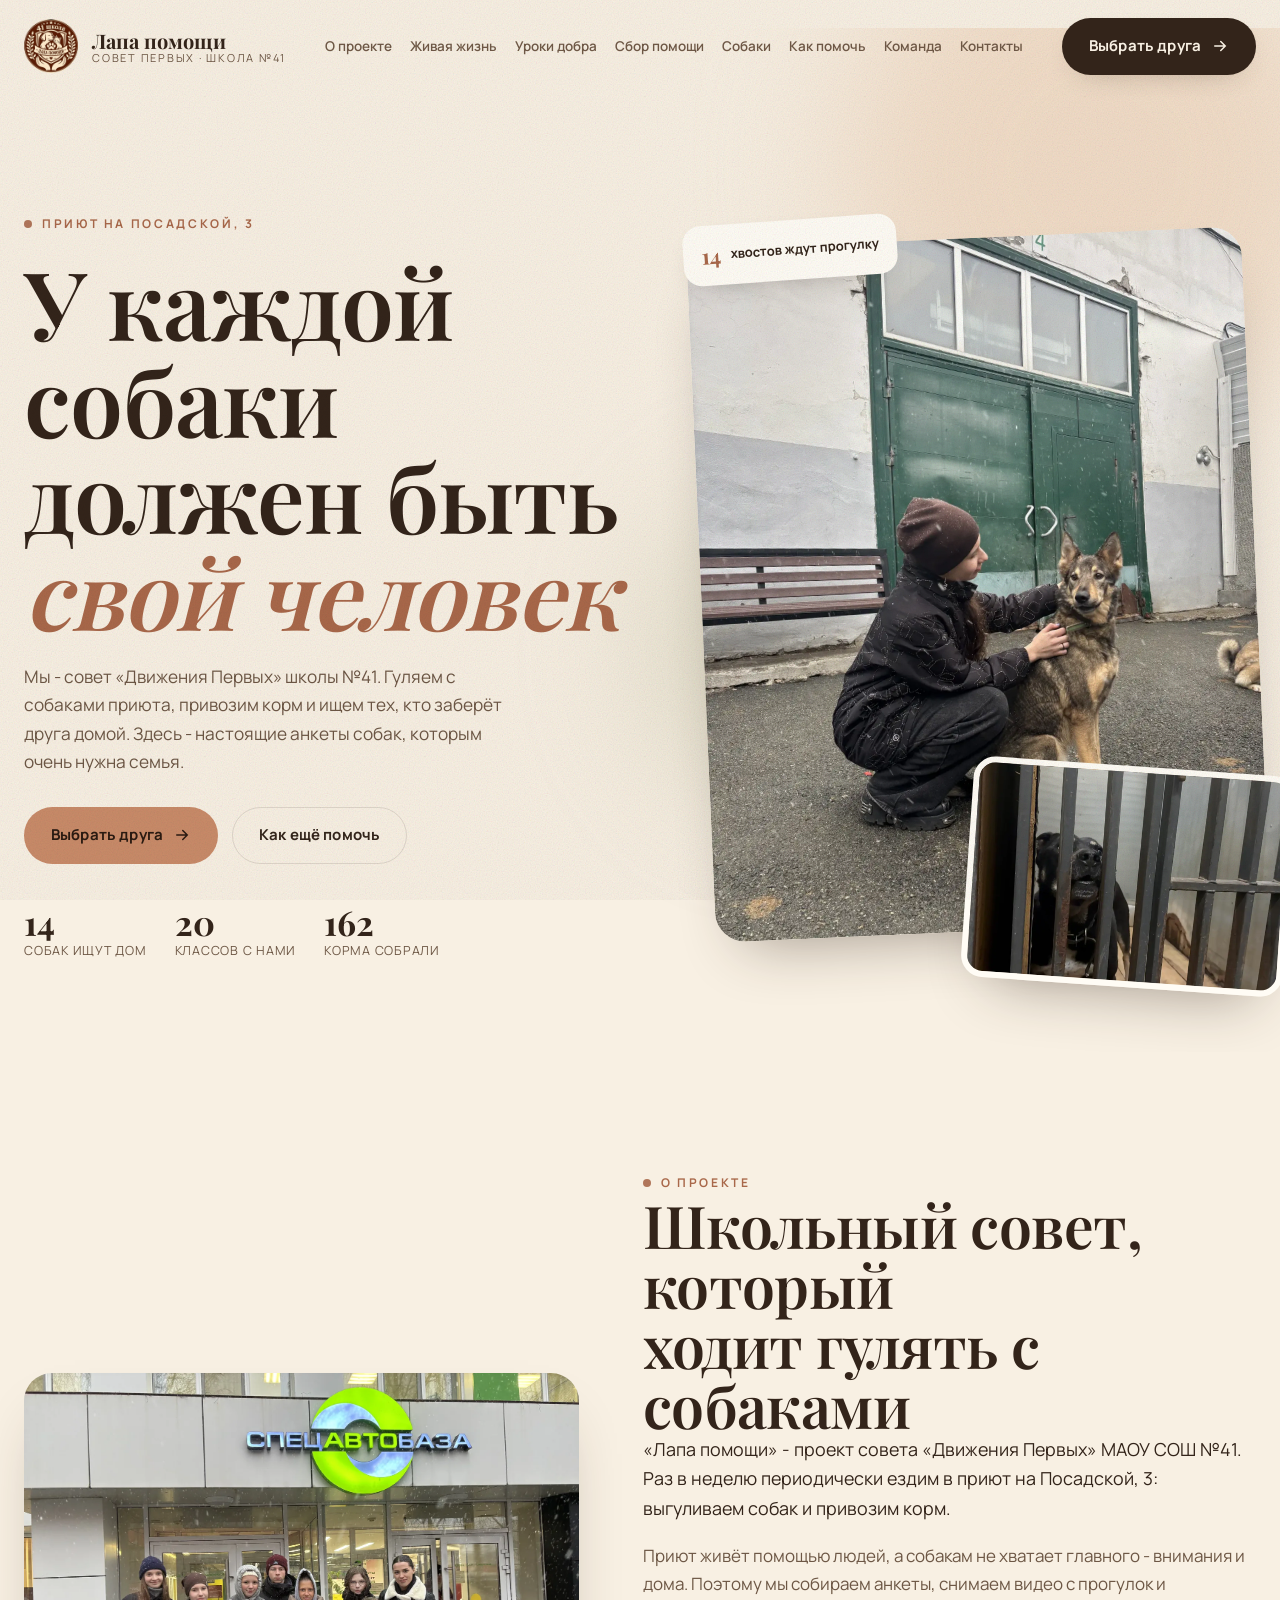
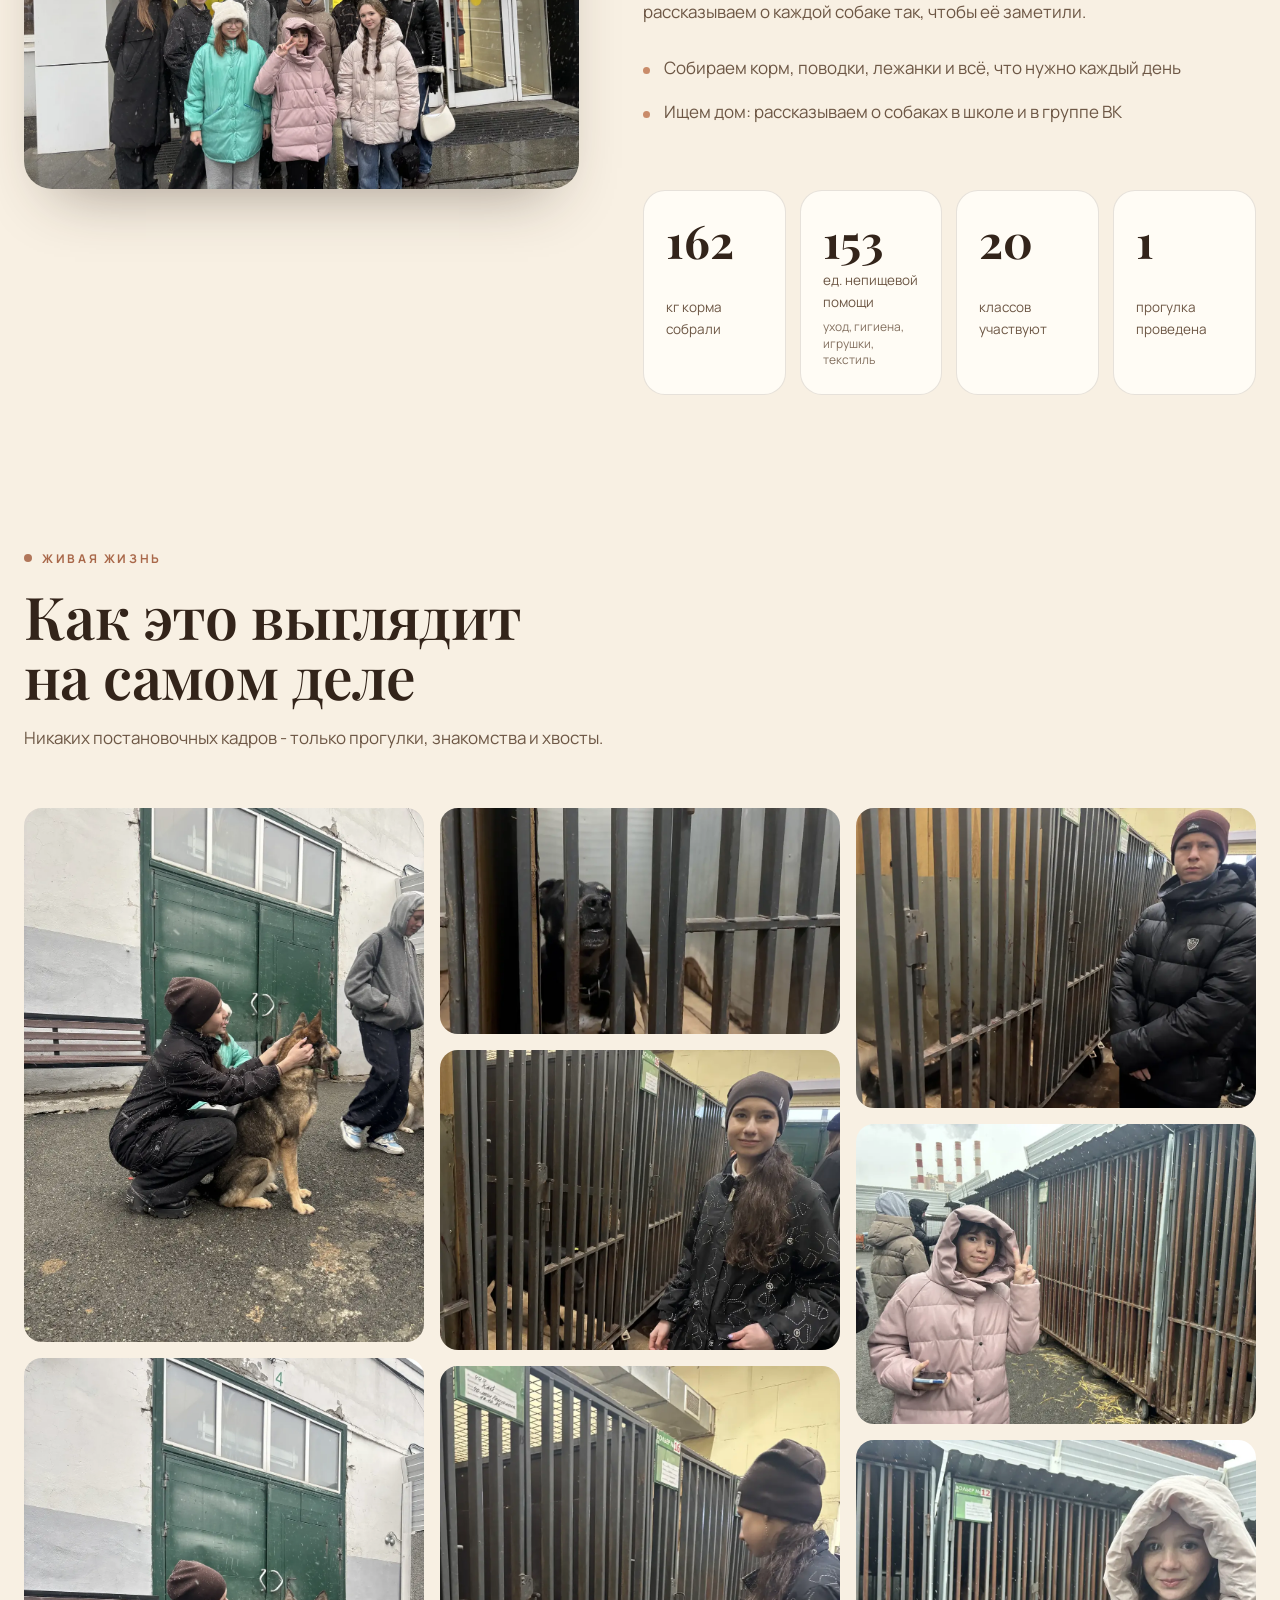
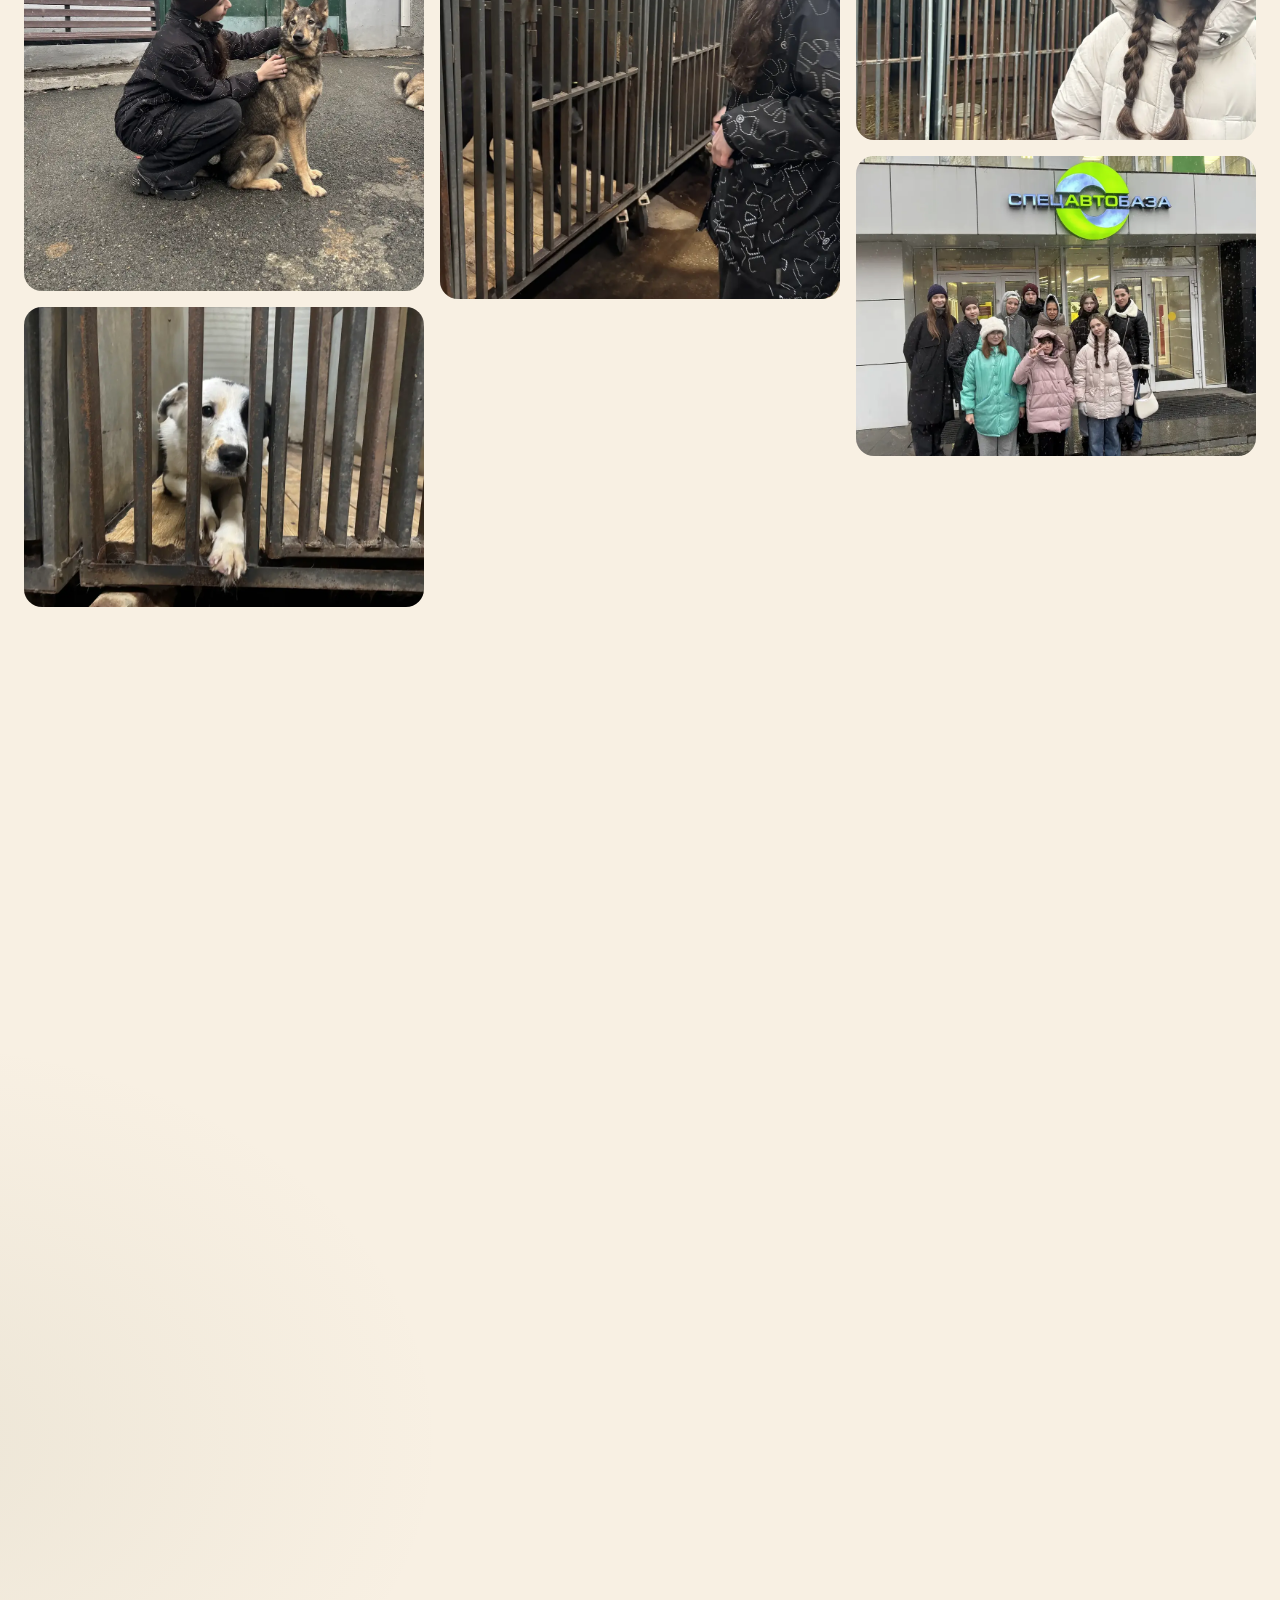
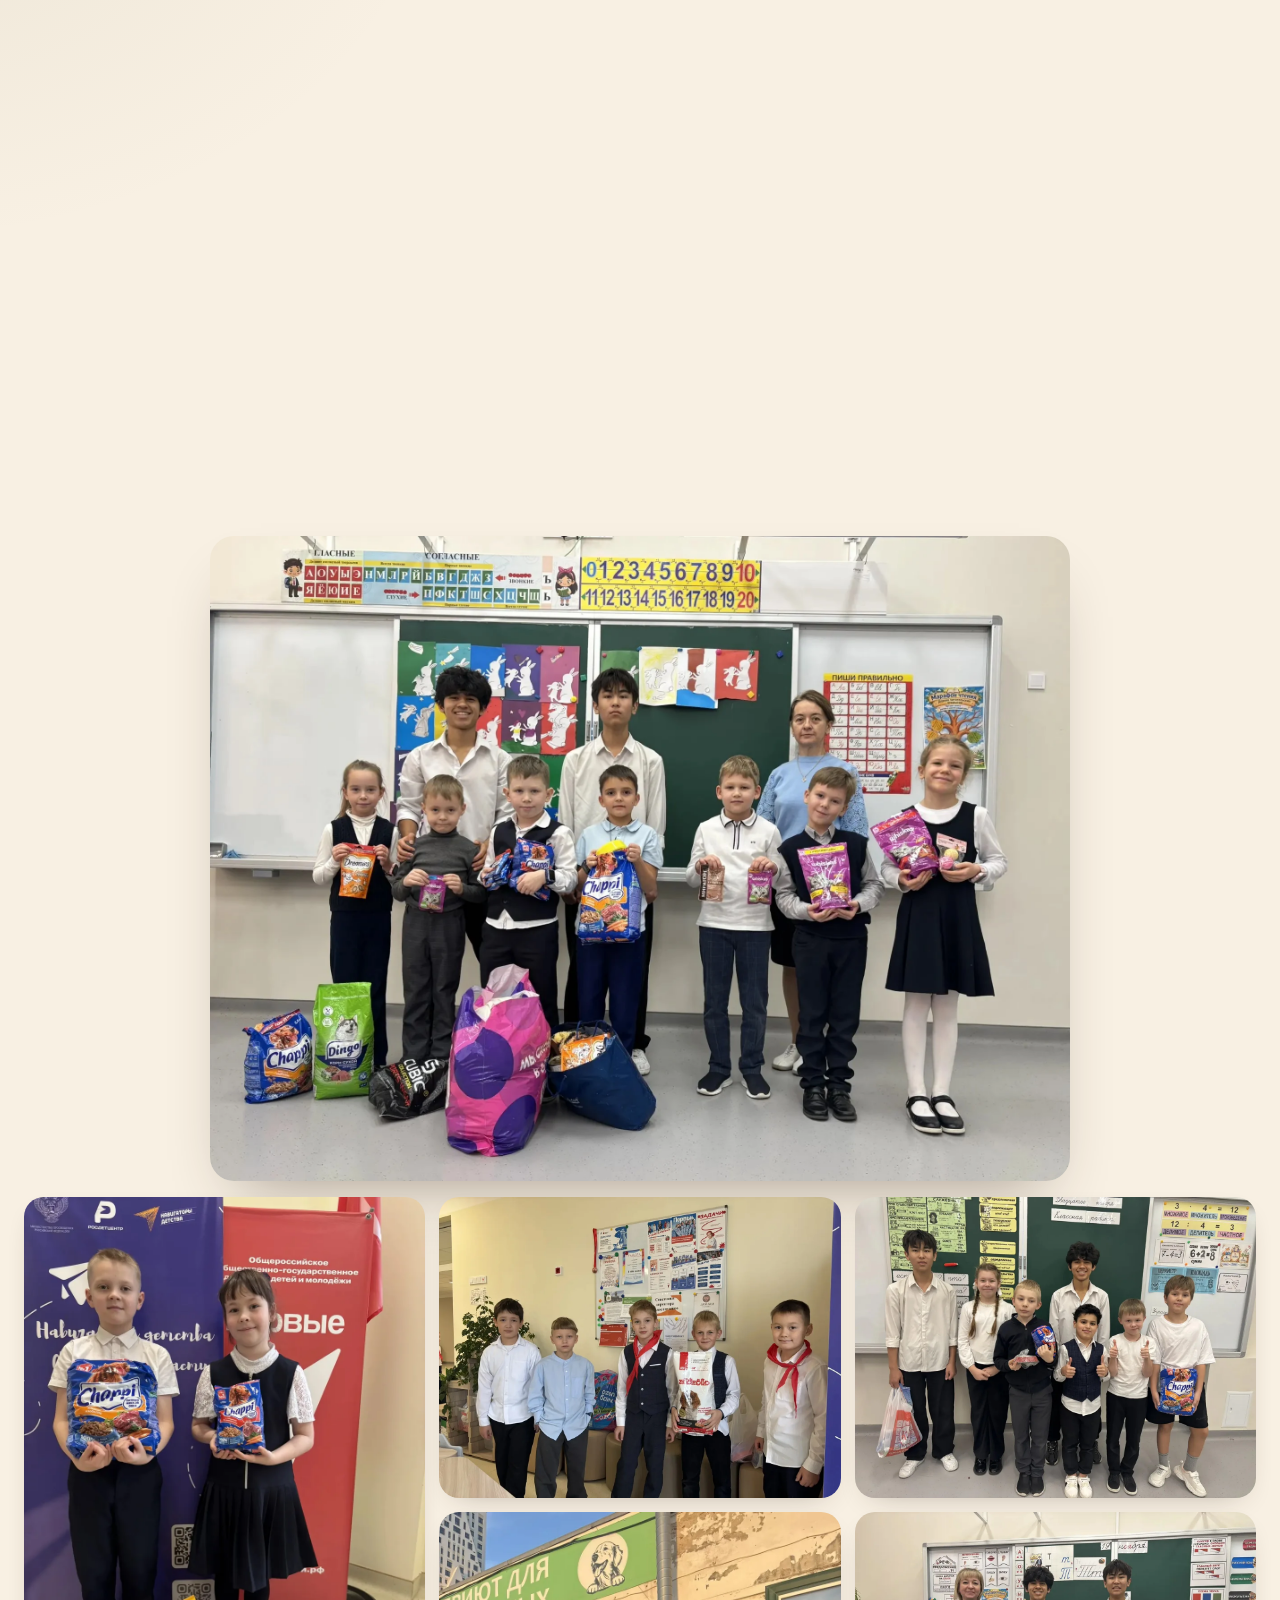
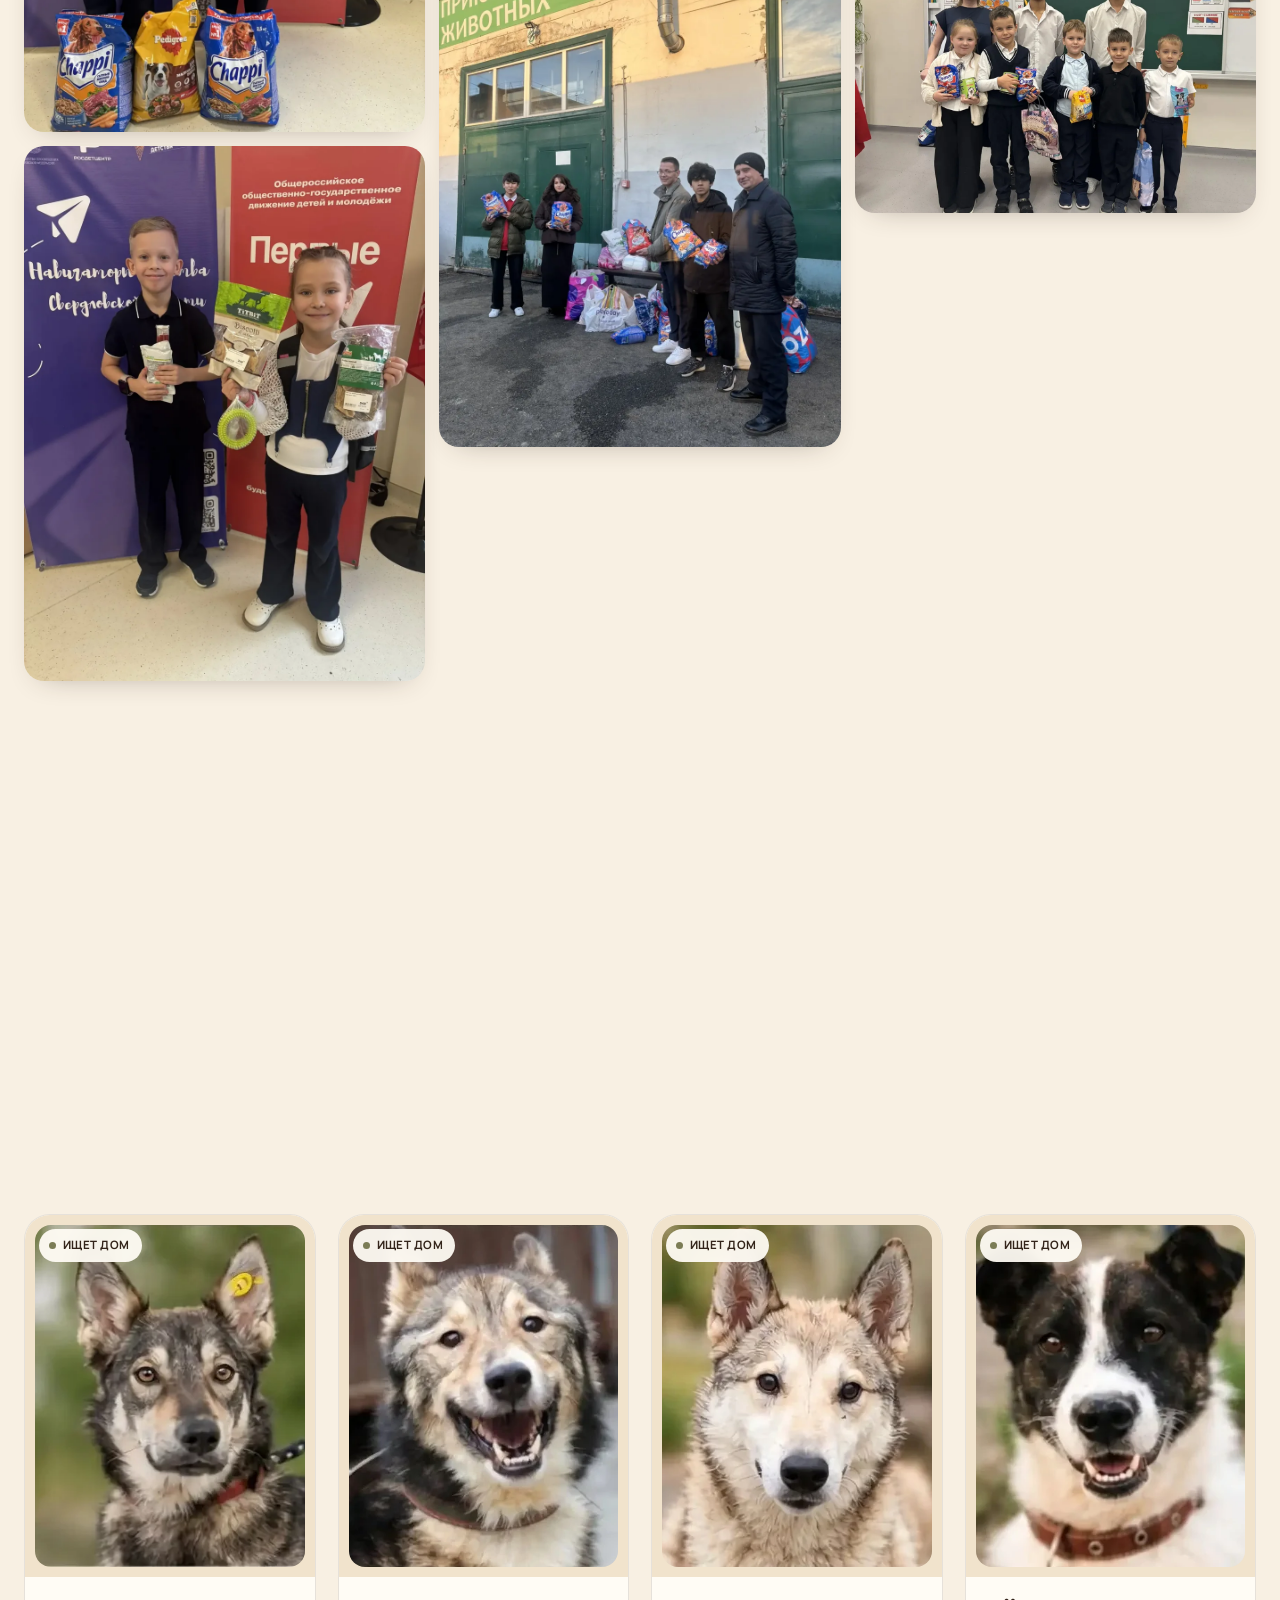
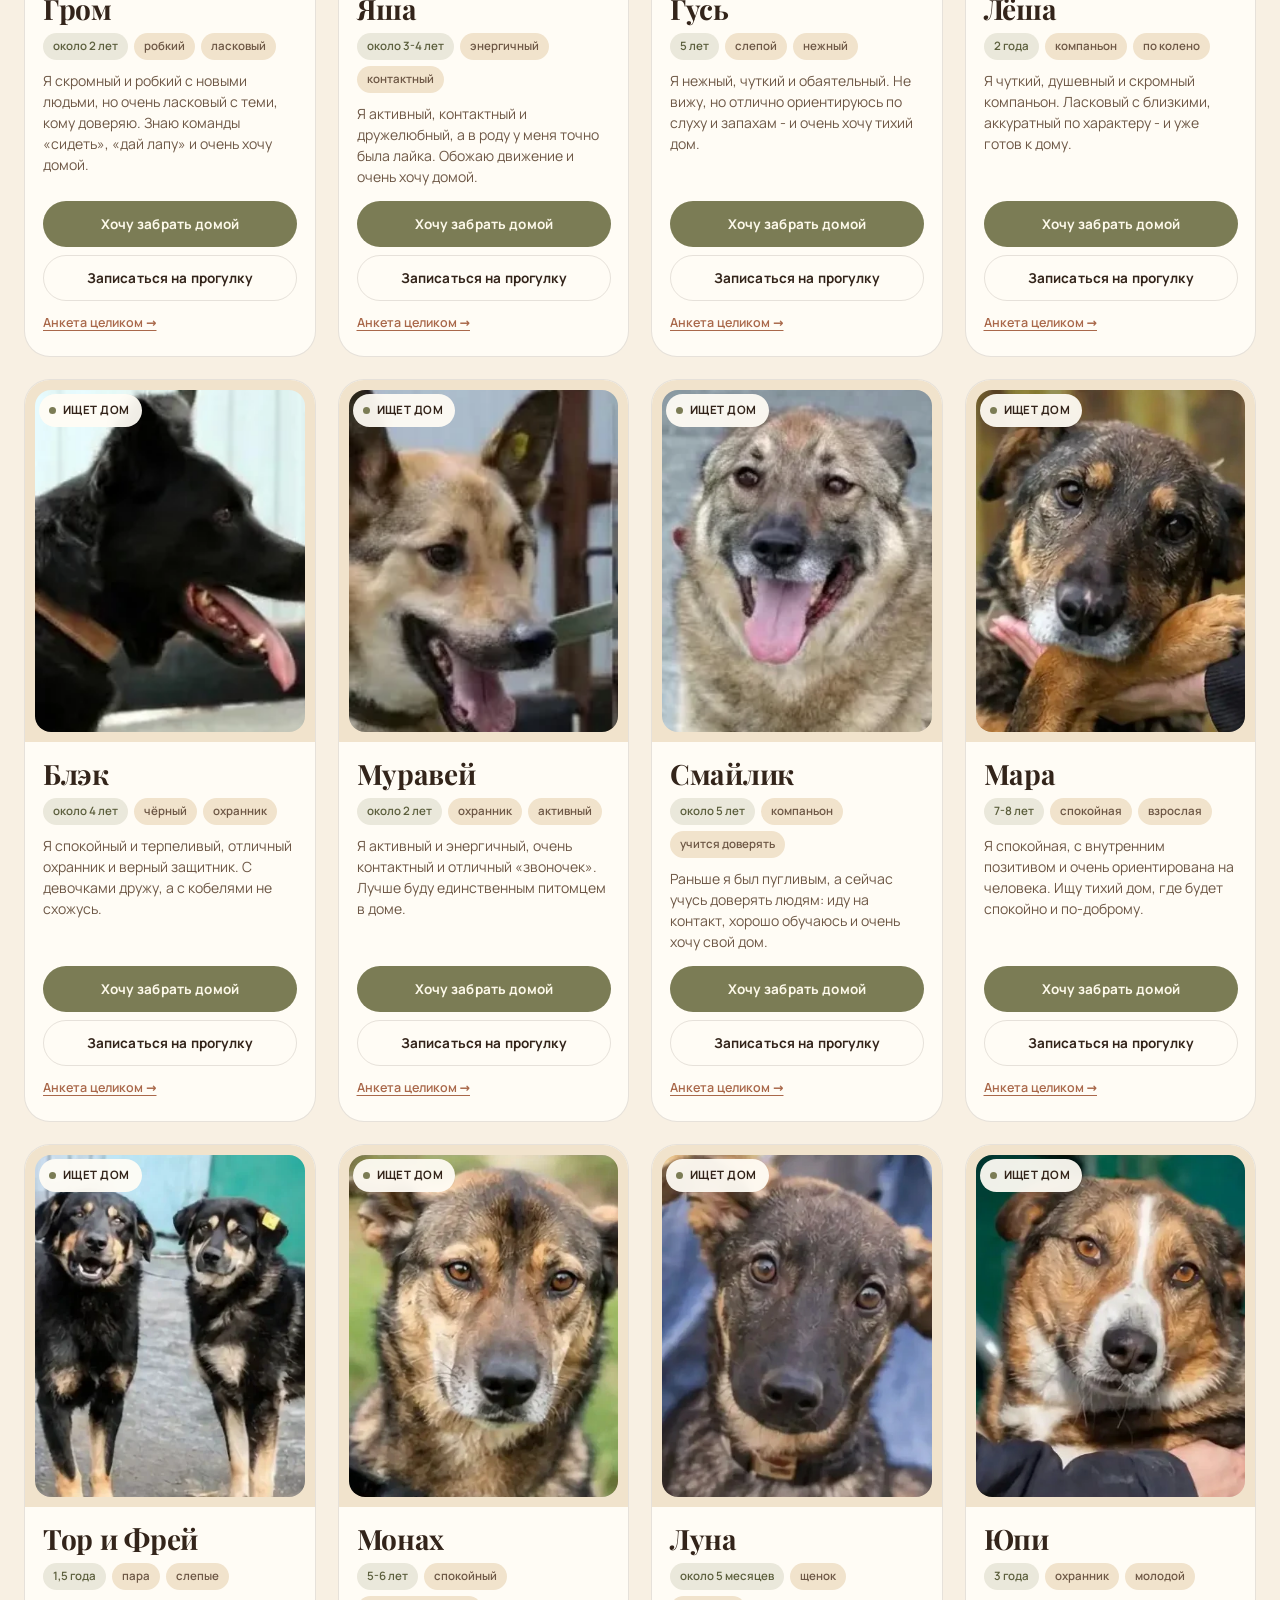
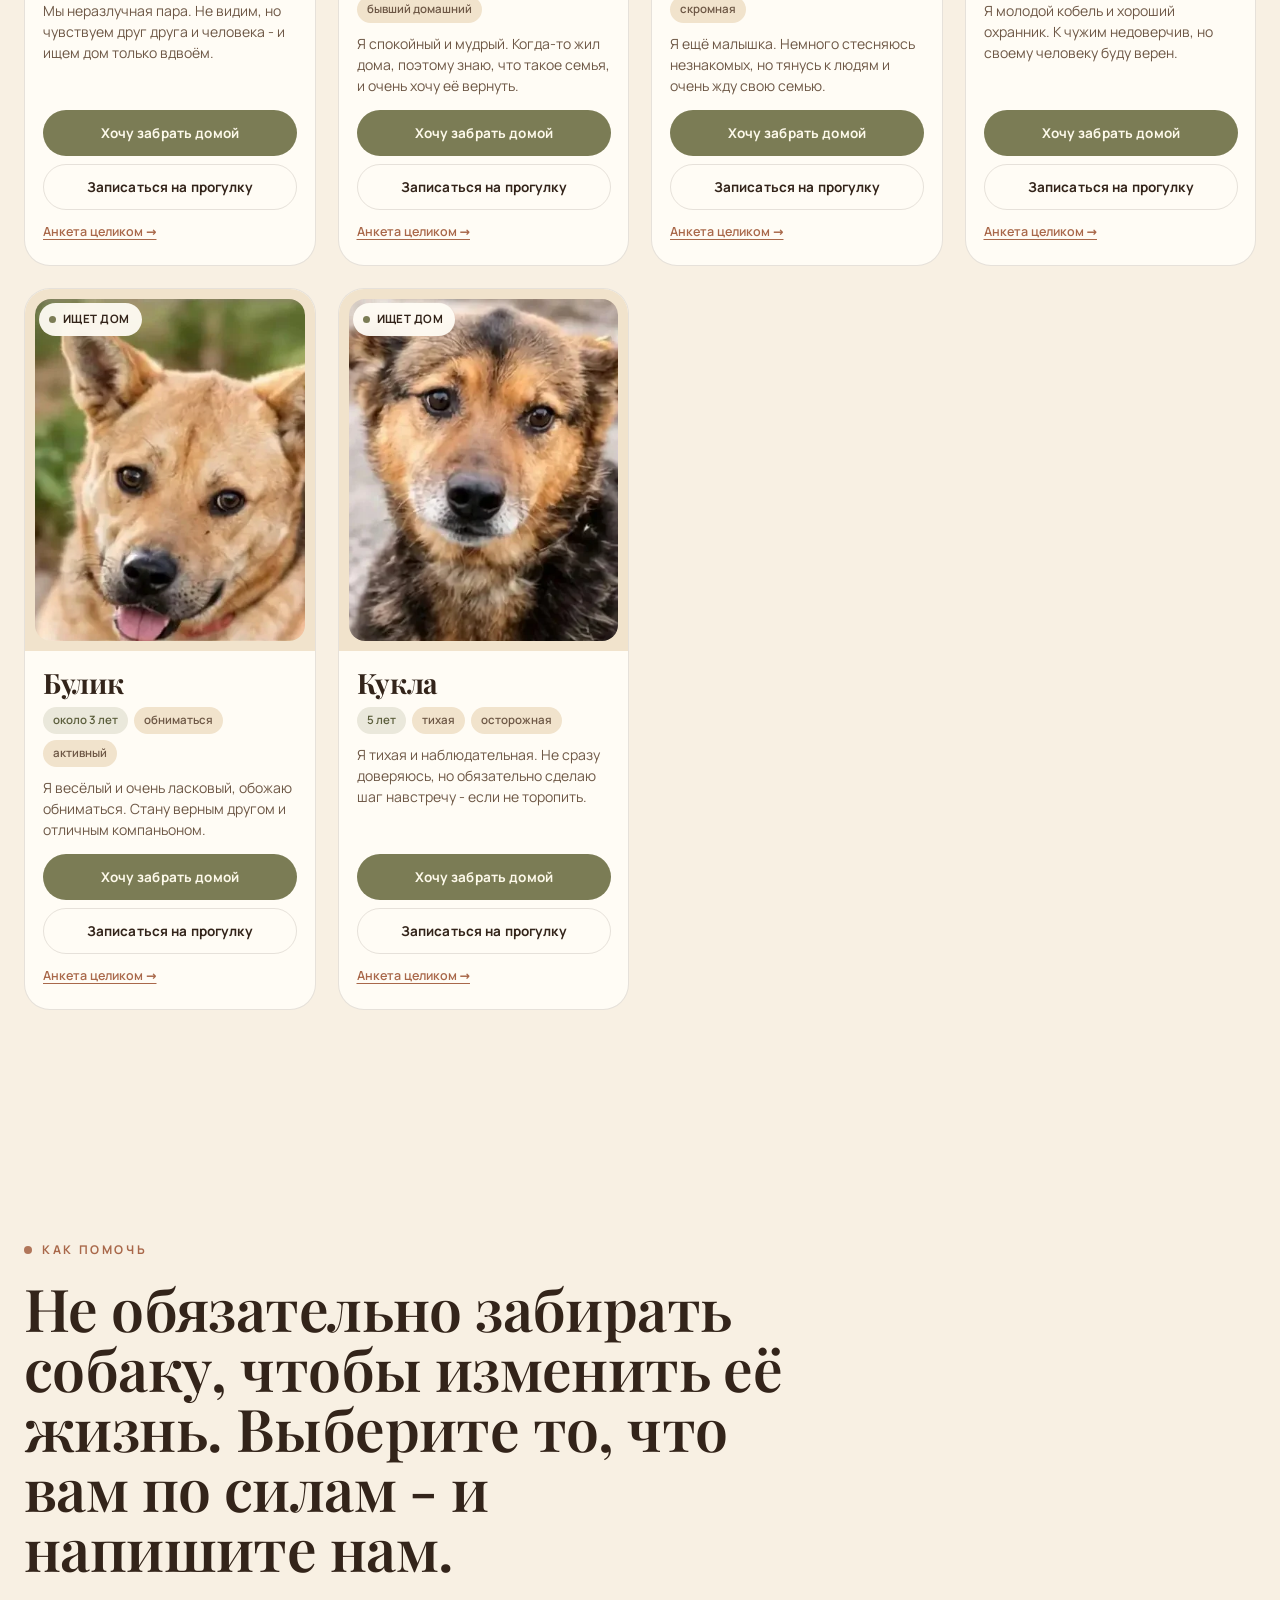
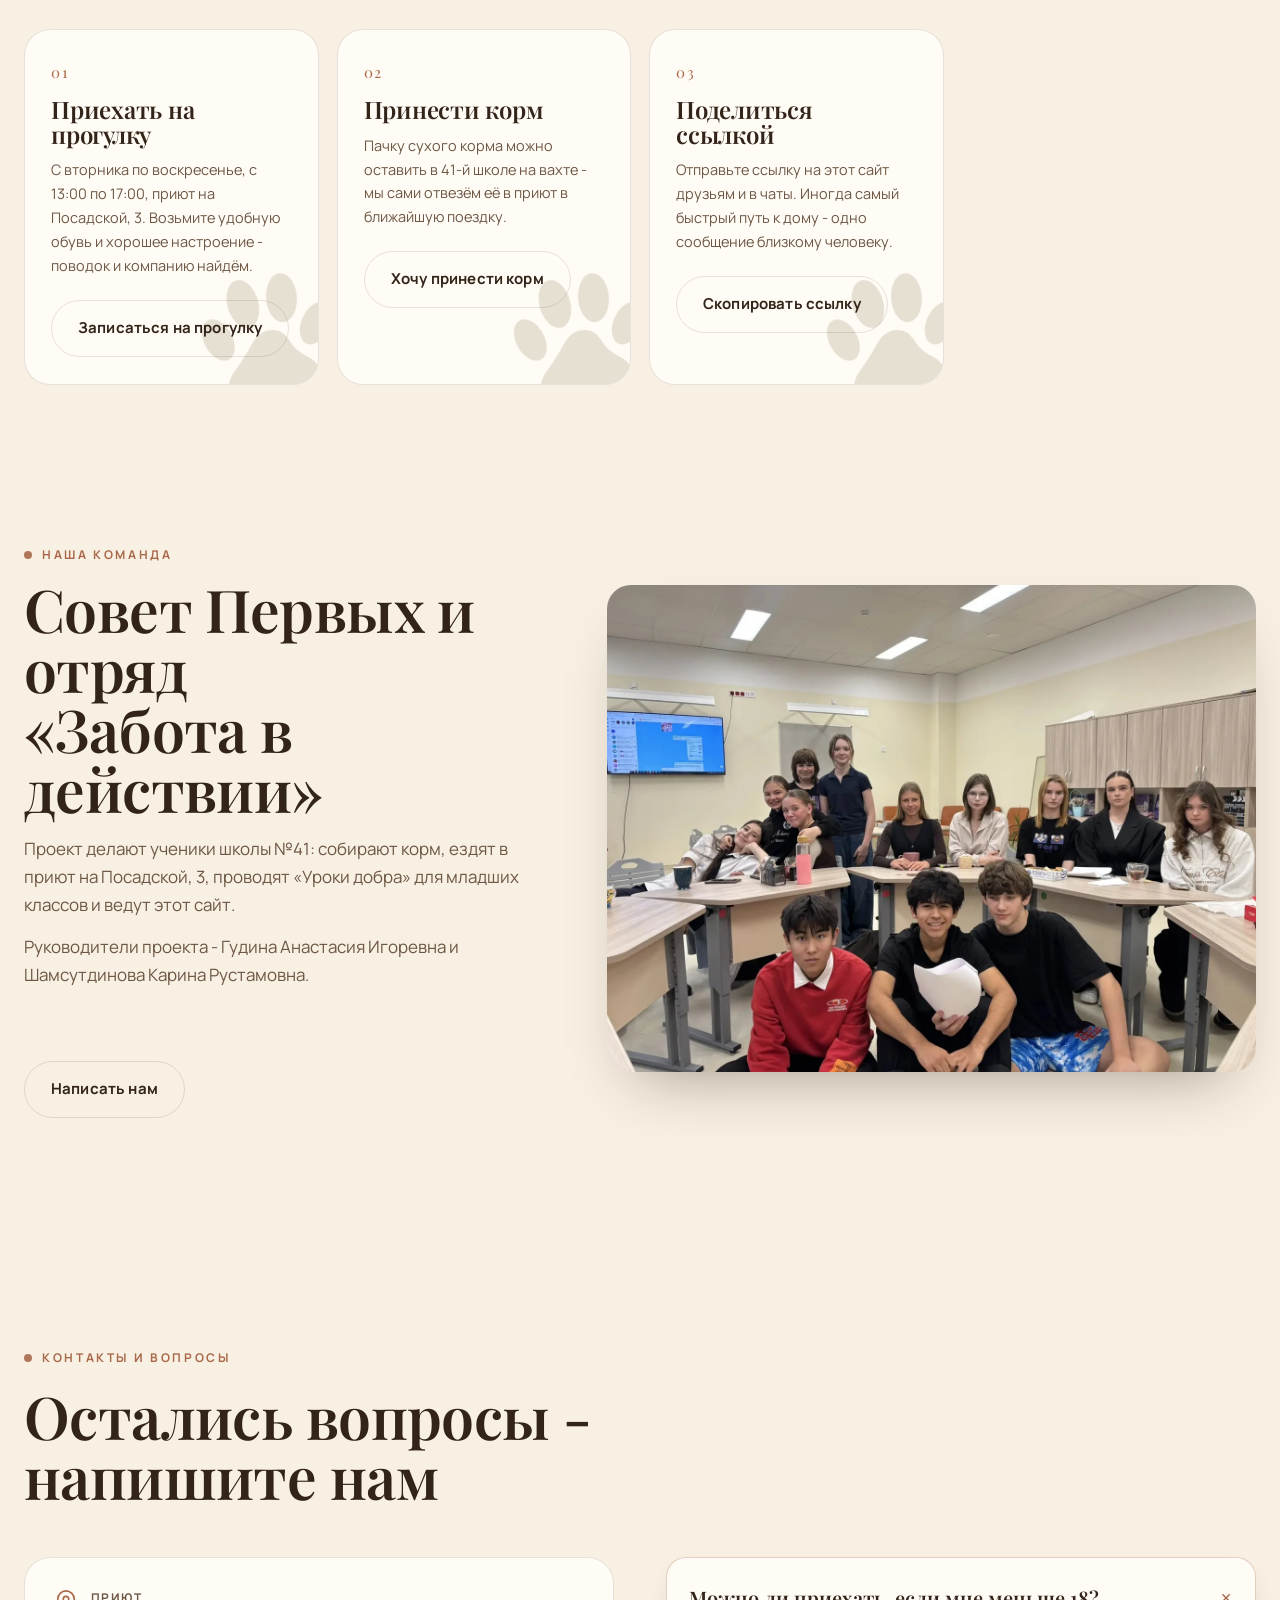
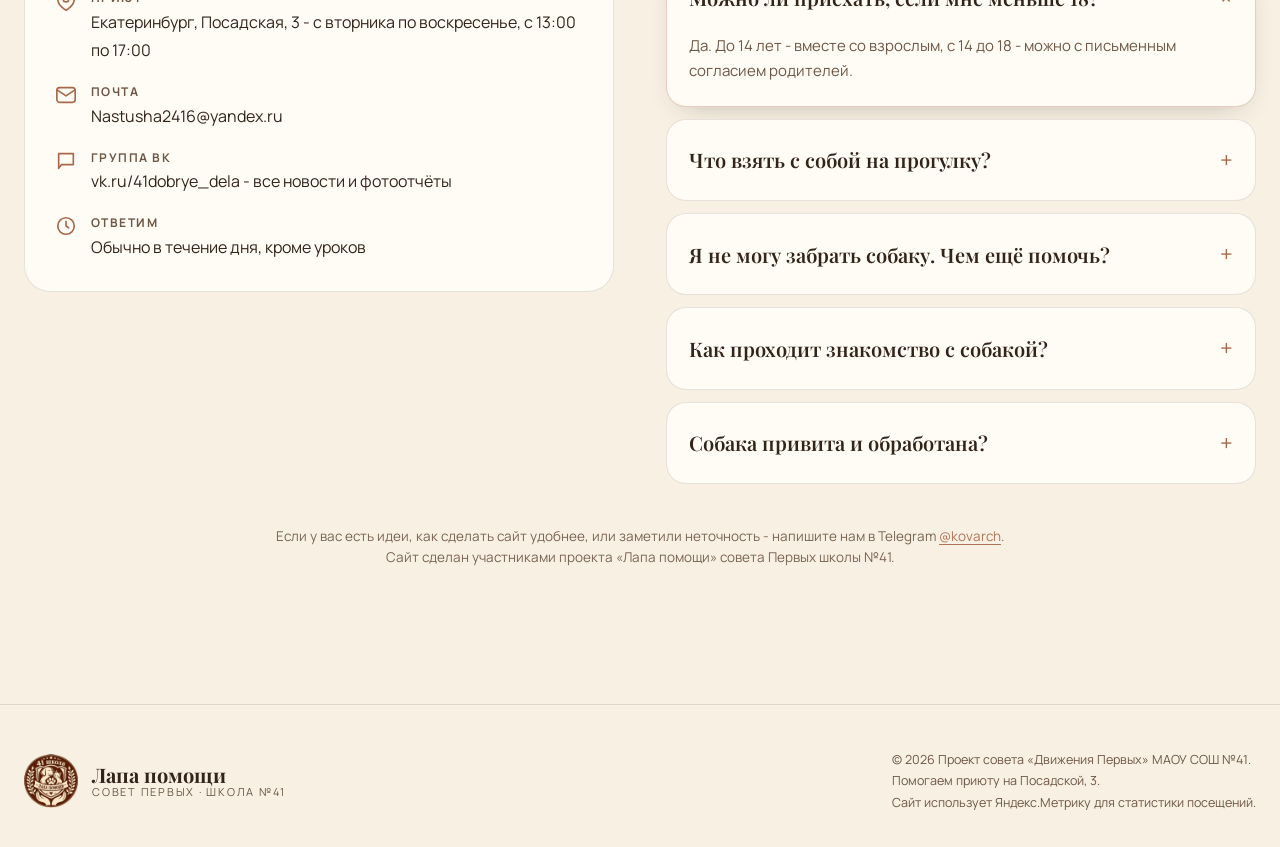
<file: index.html>
﻿<!DOCTYPE html>
<html lang="ru">
<head>
<meta charset="utf-8">
<meta name="viewport" content="width=device-width, initial-scale=1">
<title>Школа №41 Лапа помощи, Екатеринбург</title>
<meta name="description" content="Школа №41 Лапа помощи в Екатеринбурге - проект совета «Движения Первых» МАОУ СОШ №41: помогаем приюту на Посадской, 3, гуляем с собаками, привозим корм и ищем им дом. Анкеты собак, запись на прогулку и советы для тех, кто только думает о собаке.">
<meta name="theme-color" content="#f8f0e3">
<meta name="google-site-verification" content="WAxcz7Kl1w4xrKuDSl2RvBa8a8Se0NO5-Vwg6_RZpw0">
<meta property="og:type" content="website">
<meta property="og:title" content="Школа №41 Лапа помощи, Екатеринбург">
<meta property="og:description" content="Знакомьтесь с собаками приюта на Посадской, 3, записывайтесь на прогулку и помогайте выбрать друга.">
<meta property="og:image" content="hero-1.webp">
<link rel="canonical" href="https://krows.ru/">
<meta property="og:url" content="https://krows.ru/">
<link rel="icon" type="image/png" href="emblem-64.png">
<link rel="apple-touch-icon" href="emblem-192.png">
<link rel="preload" href="playfair-cyr.woff2" as="font" type="font/woff2" crossorigin>
<link rel="preload" href="manrope-cyr.woff2" as="font" type="font/woff2" crossorigin>
<link rel="stylesheet" href="style.css">
<script type="application/ld+json">{
  "@context": "https://schema.org",
  "@graph": [
    {
      "@type": "Organization",
      "name": "Лапа помощи",
      "alternateName": "Школа 41 Лапа помощи Екатеринбург",
      "url": "https://krows.ru/",
      "logo": "https://krows.ru/emblem.png",
      "description": "Проект совета «Движения Первых» МАОУ СОШ №41: помощь приюту на Посадской, 3 и поиск дома для собак.",
      "sameAs": [
        "https://vk.ru/41dobrye_dela"
      ],
      "address": {
        "@type": "PostalAddress",
        "streetAddress": "Посадская, 3",
        "addressLocality": "Екатеринбург",
        "addressCountry": "RU"
      }
    },
    {
      "@type": "WebSite",
      "name": "Лапа помощи",
      "alternateName": "школа 41 лапа помощи Екатеринбург",
      "url": "https://krows.ru/",
      "inLanguage": "ru"
    }
  ]
}</script>
<!-- Yandex.Metrika counter -->
<script type="text/javascript">
    (function(m,e,t,r,i,k,a){
        m[i]=m[i]||function(){(m[i].a=m[i].a||[]).push(arguments)};
        m[i].l=1*new Date();
        for (var j = 0; j < document.scripts.length; j++) {if (document.scripts[j].src === r) { return; }}
        k=e.createElement(t),a=e.getElementsByTagName(t)[0],k.async=1,k.src=r,a.parentNode.insertBefore(k,a)
    })(window, document,'script','https://mc.yandex.ru/metrika/tag.js?id=114364407', 'ym');

    ym(114364407, 'init', {ssr:true, webvisor:true, clickmap:true, ecommerce:"dataLayer", referrer: document.referrer, url: location.href, accurateTrackBounce:true, trackLinks:true});
</script>
<noscript><div><img src="https://mc.yandex.ru/watch/114364407" style="position:absolute; left:-9999px;" alt="" /></div></noscript>
<!-- /Yandex.Metrika counter -->
</head>
<body>
<div class="paw-trail" aria-hidden="true"><div class="paw-trail__in"><i style="left:615px;top:124px;--r:168deg;--s:1.0036948871455378;--o:0.15"></i><i style="left:637px;top:221px;--r:174deg;--s:1.0011504287868267;--o:0.149"></i><i style="left:632px;top:324px;--r:181deg;--s:0.98265032371585;--o:0.147"></i><i style="left:634px;top:433px;--r:187deg;--s:0.9928741578178709;--o:0.146"></i><i style="left:616px;top:530px;--r:188deg;--s:0.9815003542259815;--o:0.145"></i><i style="left:615px;top:643px;--r:185deg;--s:0.9894691049060365;--o:0.143"></i><i style="left:601px;top:740px;--r:186deg;--s:1.0069579218464968;--o:0.142"></i><i style="left:595px;top:845px;--r:183deg;--s:0.9981863343687876;--o:0.141"></i><i style="left:584px;top:947px;--r:186deg;--s:0.9708201402642983;--o:0.14"></i><i style="left:565px;top:1051px;--r:232deg;--s:0.9867177637451883;--o:0.138"></i><i style="left:464px;top:1087px;--r:252deg;--s:1.0250104377404583;--o:0.137"></i><i style="left:368px;top:1117px;--r:261deg;--s:1.0124038442757075;--o:0.136"></i><i style="left:261px;top:1131px;--r:253deg;--s:0.9984208695603531;--o:0.134"></i><i style="left:163px;top:1167px;--r:251deg;--s:0.9844373447257477;--o:0.133"></i><i style="left:64px;top:1206px;--r:232deg;--s:0.9500461456145423;--o:0.132"></i><i style="left:7px;top:1286px;--r:199deg;--s:0.9532080009773125;--o:0.131"></i><i style="left:-25px;top:1386px;--r:192deg;--s:0.9567120381713142;--o:0.129"></i><i style="left:-36px;top:1484px;--r:182deg;--s:0.9972795592107637;--o:0.128"></i><i style="left:-49px;top:1592px;--r:177deg;--s:1.002852353709015;--o:0.127"></i><i style="left:-41px;top:1697px;--r:179deg;--s:0.9950736957507043;--o:0.125"></i><i style="left:-45px;top:1801px;--r:167deg;--s:0.9734809495531752;--o:0.124"></i><i style="left:-10px;top:1902px;--r:159deg;--s:0.9702023354231794;--o:0.123"></i><i style="left:28px;top:1997px;--r:139deg;--s:0.9633262361358608;--o:0.121"></i><i style="left:107px;top:2058px;--r:104deg;--s:0.9994268074751552;--o:0.12"></i><i style="left:211px;top:2086px;--r:93deg;--s:0.9519838759021846;--o:0.119"></i><i style="left:310px;top:2082px;--r:93deg;--s:1.013916577555482;--o:0.117"></i><i style="left:413px;top:2097px;--r:91deg;--s:0.9720082746274801;--o:0.116"></i><i style="left:515px;top:2091px;--r:90deg;--s:1.0221788650613124;--o:0.115"></i><i style="left:632px;top:2102px;--r:93deg;--s:0.9991562545545286;--o:0.114"></i><i style="left:726px;top:2100px;--r:91deg;--s:0.9610646151177491;--o:0.112"></i><i style="left:839px;top:2105px;--r:89deg;--s:0.9860918529158206;--o:0.111"></i><i style="left:941px;top:2101px;--r:93deg;--s:1.0205848591101783;--o:0.11"></i><i style="left:1039px;top:2122px;--r:103deg;--s:0.9530082780448896;--o:0.108"></i><i style="left:1140px;top:2142px;--r:123deg;--s:0.9867882846685054;--o:0.107"></i><i style="left:1215px;top:2215px;--r:143deg;--s:0.9548485691135272;--o:0.106"></i><i style="left:1270px;top:2305px;--r:163deg;--s:1.0008975921761252;--o:0.104"></i><i style="left:1285px;top:2403px;--r:175deg;--s:0.9553201702193999;--o:0.103"></i><i style="left:1296px;top:2504px;--r:177deg;--s:0.9714597547393686;--o:0.102"></i><i style="left:1297px;top:2613px;--r:179deg;--s:0.9921844570570117;--o:0.101"></i><i style="left:1301px;top:2712px;--r:177deg;--s:1.027390135788008;--o:0.099"></i><i style="left:1292px;top:2824px;--r:183deg;--s:1.0021137903900044;--o:0.098"></i><i style="left:1302px;top:2925px;--r:182deg;--s:0.9701645613292844;--o:0.097"></i><i style="left:1294px;top:3025px;--r:179deg;--s:0.9626788199561438;--o:0.095"></i><i style="left:1301px;top:3137px;--r:182deg;--s:0.9886573050110853;--o:0.094"></i><i style="left:1295px;top:3238px;--r:178deg;--s:0.9981110787477355;--o:0.093"></i><i style="left:1304px;top:3338px;--r:181deg;--s:0.9520407369470635;--o:0.091"></i><i style="left:1293px;top:3442px;--r:182deg;--s:1.001682848068614;--o:0.09"></i><i style="left:1297px;top:3543px;--r:181deg;--s:0.983512215505516;--o:0.09"></i><i style="left:1292px;top:3654px;--r:178deg;--s:0.9647638889906061;--o:0.09"></i><i style="left:1300px;top:3760px;--r:183deg;--s:0.9945339594150311;--o:0.09"></i><i style="left:1290px;top:3859px;--r:181deg;--s:0.9808056412407571;--o:0.09"></i><i style="left:1270px;top:3961px;--r:220deg;--s:0.99320860914606;--o:0.09"></i><i style="left:1182px;top:4010px;--r:258deg;--s:0.9985605813520011;--o:0.09"></i><i style="left:1082px;top:4031px;--r:268deg;--s:0.9628994227733192;--o:0.09"></i><i style="left:975px;top:4034px;--r:269deg;--s:0.9851535233421223;--o:0.09"></i><i style="left:869px;top:4047px;--r:269deg;--s:0.9751689109671816;--o:0.09"></i><i style="left:765px;top:4045px;--r:269deg;--s:1.0183458752923196;--o:0.09"></i><i style="left:661px;top:4060px;--r:266deg;--s:0.9871774168801217;--o:0.09"></i><i style="left:565px;top:4058px;--r:265deg;--s:0.9565231780056197;--o:0.09"></i><i style="left:459px;top:4067px;--r:264deg;--s:1.0293423019111632;--o:0.09"></i><i style="left:353px;top:4068px;--r:268deg;--s:1.0178896714278096;--o:0.09"></i><i style="left:250px;top:4075px;--r:267deg;--s:0.9592264911265289;--o:0.09"></i><i style="left:145px;top:4091px;--r:249deg;--s:1.0016792586222352;--o:0.09"></i><i style="left:55px;top:4142px;--r:231deg;--s:1.0028650660378766;--o:0.09"></i><i style="left:-30px;top:4203px;--r:213deg;--s:1.0220594058411028;--o:0.09"></i><i style="left:-49px;top:4308px;--r:183deg;--s:1.0045093678289252;--o:0.09"></i><i style="left:-62px;top:4412px;--r:177deg;--s:1.0286264281655455;--o:0.09"></i><i style="left:-59px;top:4510px;--r:181deg;--s:1.0076713065742742;--o:0.09"></i><i style="left:-61px;top:4617px;--r:179deg;--s:1.0209258952975433;--o:0.09"></i><i style="left:-58px;top:4714px;--r:180deg;--s:1.0091112576491752;--o:0.09"></i><i style="left:-64px;top:4819px;--r:185deg;--s:1.0284845980361643;--o:0.09"></i><i style="left:-65px;top:4929px;--r:181deg;--s:0.9945350315608582;--o:0.09"></i><i style="left:-57px;top:5031px;--r:153deg;--s:1.0037857454737933;--o:0.09"></i><i style="left:16px;top:5100px;--r:115deg;--s:1.0053000091122528;--o:0.09"></i><i style="left:107px;top:5149px;--r:106deg;--s:1.0151428244847596;--o:0.09"></i><i style="left:209px;top:5167px;--r:99deg;--s:0.9605251717800027;--o:0.09"></i><i style="left:312px;top:5189px;--r:99deg;--s:0.9869434092239284;--o:0.09"></i><i style="left:420px;top:5190px;--r:92deg;--s:1.0086096284044908;--o:0.09"></i><i style="left:517px;top:5203px;--r:93deg;--s:1.0285260502888947;--o:0.09"></i><i style="left:620px;top:5204px;--r:95deg;--s:0.952591383055851;--o:0.09"></i><i style="left:725px;top:5217px;--r:95deg;--s:0.9779290336631332;--o:0.09"></i><i style="left:829px;top:5218px;--r:90deg;--s:0.992839148947119;--o:0.09"></i><i style="left:933px;top:5227px;--r:91deg;--s:1.0179222228316924;--o:0.09"></i><i style="left:1038px;top:5222px;--r:93deg;--s:0.9522949935115214;--o:0.09"></i><i style="left:1146px;top:5229px;--r:93deg;--s:1.000859913940992;--o:0.09"></i><i style="left:1246px;top:5240px;--r:126deg;--s:0.9883849190815965;--o:0.09"></i><i style="left:1291px;top:5328px;--r:178deg;--s:0.9999030662047728;--o:0.09"></i><i style="left:1293px;top:5436px;--r:177deg;--s:0.9915171120899864;--o:0.09"></i><i style="left:1287px;top:5530px;--r:180deg;--s:0.9546611773817397;--o:0.09"></i><i style="left:1295px;top:5642px;--r:182deg;--s:0.9724874471777434;--o:0.09"></i><i style="left:1289px;top:5745px;--r:184deg;--s:1.0170782180637823;--o:0.09"></i><i style="left:1291px;top:5855px;--r:180deg;--s:0.9625001862601181;--o:0.09"></i><i style="left:1285px;top:5956px;--r:181deg;--s:0.9849503720614176;--o:0.09"></i><i style="left:1292px;top:6063px;--r:181deg;--s:0.9636575963603895;--o:0.09"></i><i style="left:1289px;top:6157px;--r:177deg;--s:1.0069348822399344;--o:0.09"></i><i style="left:1291px;top:6257px;--r:181deg;--s:0.9972682199170945;--o:0.09"></i><i style="left:1287px;top:6362px;--r:177deg;--s:0.9795166072486984;--o:0.09"></i><i style="left:1294px;top:6469px;--r:180deg;--s:1.0297680918367729;--o:0.09"></i><i style="left:1286px;top:6578px;--r:182deg;--s:0.9788050927298941;--o:0.09"></i><i style="left:1293px;top:6669px;--r:177deg;--s:1.0055466732526623;--o:0.09"></i><i style="left:1289px;top:6793px;--r:180deg;--s:0.9893394115699771;--o:0.09"></i><i style="left:1290px;top:6894px;--r:180deg;--s:1.0152587489938234;--o:0.09"></i><i style="left:1288px;top:6991px;--r:178deg;--s:0.9533265693579069;--o:0.09"></i><i style="left:1292px;top:7098px;--r:182deg;--s:1.024721664735837;--o:0.09"></i><i style="left:1285px;top:7204px;--r:182deg;--s:0.9896958495544961;--o:0.09"></i><i style="left:1293px;top:7304px;--r:182deg;--s:1.02421067600692;--o:0.09"></i><i style="left:1277px;top:7406px;--r:201deg;--s:0.9502942693417455;--o:0.09"></i><i style="left:1234px;top:7501px;--r:226deg;--s:0.9571980919248194;--o:0.09"></i><i style="left:1147px;top:7559px;--r:244deg;--s:0.9554259446031993;--o:0.09"></i><i style="left:1056px;top:7608px;--r:246deg;--s:0.9659067204355647;--o:0.09"></i><i style="left:954px;top:7634px;--r:258deg;--s:0.9847102562079267;--o:0.09"></i><i style="left:852px;top:7665px;--r:264deg;--s:0.9891299383900797;--o:0.09"></i><i style="left:751px;top:7671px;--r:263deg;--s:0.9990936810358757;--o:0.09"></i></div></div>
﻿<div class="progress" id="progress"></div>
<div class="grain" aria-hidden="true"></div>
<header class="header" id="header">
  <div class="wrap header__inner">
    <a class="brand" href="#top" aria-label="Лапа помощи, на главную">
      <img class="brand__mark" src="emblem.png" alt="Эмблема «Лапа помощи»" width="54" height="54" loading="eager">
      <span class="brand__text">
        <span class="brand__title">Лапа помощи</span>
        <span class="brand__sub">Совет Первых · школа №41</span>
      </span>
    </a>

    <nav class="nav" id="nav" aria-label="Главное меню">
      <a href="#about">О проекте</a>
      <a href="#video">Живая жизнь</a>
      <a href="#lessons">Уроки добра</a>
      <a href="#sbor">Сбор помощи</a>
      <a href="#dogs">Собаки</a>
      <a href="#help">Как помочь</a>
      <a href="#team">Команда</a>
      <a href="#contacts">Контакты</a>
    </nav>

    <a class="btn btn--primary header__cta" href="#dogs">
      Выбрать друга
      <svg viewBox="0 0 24 24" fill="none" stroke="currentColor" stroke-width="2" stroke-linecap="round"><path d="M5 12h14M13 6l6 6-6 6"/></svg>
    </a>
    <button class="burger" id="burger" aria-label="Открыть меню" aria-expanded="false"><span></span></button>
  </div>
</header>

<section class="hero">
    <div class="hero__blob hero__blob--1" aria-hidden="true"></div>
    <div class="hero__blob hero__blob--3" aria-hidden="true"></div>
    
    <div class="wrap hero__grid">
      <div>
        <span class="eyebrow reveal">Приют на Посадской, 3</span>
        <h1 class="hero__title reveal reveal--d1">У каждой собаки<br>должен быть<br><em>свой человек</em></h1>
        <p class="hero__text reveal reveal--d2">Мы - совет «Движения Первых» школы №41. Гуляем с собаками приюта, привозим корм и ищем тех, кто заберёт друга домой. Здесь - настоящие анкеты собак, которым очень нужна семья.</p>
        <div class="hero__actions reveal reveal--d3">
          <a class="btn btn--clay" href="#dogs">
            Выбрать друга
            <svg viewBox="0 0 24 24" fill="none" stroke="currentColor" stroke-width="2" stroke-linecap="round"><path d="M5 12h14M13 6l6 6-6 6"/></svg>
          </a>
          <a class="btn btn--ghost" href="#help">Как ещё помочь</a>
        </div>
        <div class="hero__meta reveal reveal--d3">
          <div class="hero__meta-item"><span class="hero__meta-num" id="stat-dogs" data-count="14">0</span><span class="hero__meta-label">собак ищут дом</span></div>
          <div class="hero__meta-item"><span class="hero__meta-num" data-count="20">0</span><span class="hero__meta-label">классов с нами</span></div>
          <div class="hero__meta-item"><span class="hero__meta-num" data-count="162">0<small> кг</small></span><span class="hero__meta-label">корма собрали</span></div>
        </div>
      </div>

      <div class="collage reveal reveal--d2">
        <div class="collage__main">
          <img src="hero-1.webp" alt="Волонтёр гладит чёрную собаку во дворе приюта" width="1400" height="1867" fetchpriority="high">
        </div>
        <div class="collage__side">
          <img src="hero-2.webp" alt="Собака смотрит из-за решётки вольера" width="1400" height="788" loading="lazy">
        </div>
        <div class="collage__badge"><b>14</b> хвостов ждут прогулку</div>
      </div>
    </div>
  </section>

  <section class="section" id="about">
    <div class="wrap">
      <div class="about">
        <div class="about__media reveal">
          <img src="about-team.webp" alt="Команда проекта у входа в приют" width="1500" height="1125" loading="lazy">
        </div>
        <div class="reveal reveal--d1">
          <span class="eyebrow">О проекте</span>
          <h2>Школьный совет, который<br>ходит гулять с собаками</h2>
          <p class="lead">«Лапа помощи» - проект совета «Движения Первых» МАОУ СОШ №41. Раз в неделю периодически ездим в приют на Посадской, 3: выгуливаем собак и привозим корм.</p>
          <p>Приют живёт помощью людей, а собакам не хватает главного - внимания и дома. Поэтому мы собираем анкеты, снимаем видео с прогулок и рассказываем о каждой собаке так, чтобы её заметили.</p>
          <ul class="about__list">
            <li><span class="dot" aria-hidden="true"></span><span>Собираем корм, поводки, лежанки и всё, что нужно каждый день</span></li>
            <li><span class="dot" aria-hidden="true"></span><span>Ищем дом: рассказываем о собаках в школе и в группе ВК</span></li>
          </ul>
          <div class="stats">
            <div class="stat"><span class="stat__num" data-count="162">0</span><span class="stat__label">кг корма собрали</span></div>
            <div class="stat"><span class="stat__num" data-count="153">0</span><span class="stat__label">ед. непищевой помощи</span><span class="stat__hint">уход, гигиена, игрушки, текстиль</span></div>
            <div class="stat"><span class="stat__num" data-count="20">0</span><span class="stat__label">классов участвуют</span></div>
            <div class="stat"><span class="stat__num" data-count="1">0</span><span class="stat__label">прогулка проведена</span></div>
          </div>
        </div>
      </div>
    </div>
  </section>

  <section class="section section--tight" id="video">
    <div class="wrap">
      <div class="section-head reveal">
        <span class="eyebrow">Живая жизнь</span>
        <h2>Как это выглядит<br>на самом деле</h2>
        <p>Никаких постановочных кадров - только прогулки, знакомства и хвосты.</p>
      </div>
      <div class="gallery" id="gallery"></div>
    </div>
  </section>

<section class="section" id="lessons">
    <div class="wrap">
      <div class="section-head reveal">
        <span class="eyebrow">Уроки добра</span>
        <h2>Занятия о милосердии<br>и ответственности</h2>
        <p>«Уроки добра» - это занятия о милосердии и ответственном отношении к животным, которые старшеклассники проводят для младших школьников.</p>
      </div>

      <div class="lessons">
        <div class="lessons__text reveal">
          <h3>Зачем нужны «Уроки добра»</h3>
          <p>Каждый год в приюты попадают собаки, многие из которых пострадали от жестокого обращения - в том числе со стороны подростков. Мы уверены: доброте и ответственности нужно учить с детства. «Уроки добра» помогают младшим школьникам узнать о судьбах собак из приюта, понять, как важно сострадание, и получить конкретные знания о том, как можно помочь животным уже сейчас.</p>
          <h3>Кто проводит занятия</h3>
          <p>Занятия проводят старшеклассники-наставники - участники проекта «Лапа помощи» из Совета Движения Первых и волонтёрского отряда «Забота в действии» школы №41. Формат «равный - равному» вызывает у детей больше доверия, чем лекция взрослого: старшеклассники говорят с младшими на понятном языке и делятся собственным опытом помощи приюту.</p>
        </div>

        <div class="lessons__photos reveal">
          <img src="lesson-1.webp" alt="Старшеклассники проводят «Урок добра» в начальной школе" width="1400" height="1050" loading="lazy">
          <img src="lesson-2.webp" alt="Рассказ о приюте на интерактивной доске" width="1400" height="1050" loading="lazy">
          <img src="lesson-3.webp" alt="Ученики и волонтёры на занятии" width="1400" height="1050" loading="lazy">
        </div>
      </div>
    </div>
  </section>

<section class="section section--tight" id="sbor">
    <div class="wrap">
      <div class="section-head reveal">
        <span class="eyebrow">Корм и подарки</span>
        <h2>Сбор помощи</h2>
        <p>За первый месяц собрали 162 кг корма и 153 единицы непищевой помощи - пелёнки, игрушки, миски, пледы. Всё передали приюту на Посадской, 3.</p>
      </div>

      <div class="sbor reveal">
        <figure class="sbor__main"><img src="sbor-main.webp" alt="Класс собрал корм и подарки для приюта" width="1920" height="1440" loading="lazy"></figure>
        <div class="sbor__grid">
          <img src="sbor-5.webp" alt="Дети принесли корм для собак приюта" width="900" height="1200" loading="lazy">
          <img src="sbor-2.webp" alt="Ученики с подарками для приюта" width="900" height="1200" loading="lazy">
          <img src="sbor-3.webp" alt="Ребята принесли корм и подарки" width="1200" height="900" loading="lazy">
          <img src="sbor-6.webp" alt="Лакомства для собак из приюта" width="900" height="1200" loading="lazy">
          <img src="sbor-7.webp" alt="Подготовка подарков для приюта" width="1200" height="900" loading="lazy">
          <img src="sbor-8.webp" alt="Корм, который передали приюту" width="1200" height="900" loading="lazy">
        </div>
      </div>
    </div>
  </section>

  <section class="section" id="dogs">
    <div class="wrap">
      <div class="section-head reveal">
        <span class="eyebrow">Наши собаки</span>
        <h2>Они ищут дом</h2>
        <p>Каждая карточка - реальная собака из приюта. Можно приехать на прогулку и просто познакомиться, а можно сразу забрать друга домой.</p>
      </div>

      <div class="filters reveal" role="tablist" aria-label="Фильтр собак">
        <button class="chip is-active" data-filter="all" role="tab" aria-selected="true">Все <span id="count-all"></span></button>
        <button class="chip" data-filter="search" role="tab" aria-selected="false">Ищет дом <span id="count-search"></span></button>
        <button class="chip" data-filter="home" role="tab" aria-selected="false">Нашла семью <span id="count-home"></span></button>
      </div>

      <div class="dogs" id="dogsGrid"></div>
    </div>
  </section>

  <section class="section" id="help">
    <div class="wrap">
      <div class="section-head reveal">
        <span class="eyebrow">Как помочь</span>
        <h2>Не обязательно забирать собаку, чтобы изменить её жизнь. Выберите то, что вам по силам - и напишите нам.</h2>
      </div>
      <div class="help">
        <article class="help__card reveal">
          <span class="help__num">01</span>
          <h3>Приехать на прогулку</h3>
          <p>С вторника по воскресенье, с 13:00 по 17:00, приют на Посадской, 3. Возьмите удобную обувь и хорошее настроение - поводок и компанию найдём.</p>
          <button class="btn btn--ghost" data-open-form="walk">Записаться на прогулку</button>
        </article>
        <article class="help__card reveal reveal--d1">
          <span class="help__num">02</span>
          <h3>Принести корм</h3>
          <p>Пачку сухого корма можно оставить в 41-й школе на вахте - мы сами отвезём её в приют в ближайшую поездку.</p>
          <button class="btn btn--ghost" data-open-form="food">Хочу принести корм</button>
        </article>
        <article class="help__card reveal reveal--d2">
          <span class="help__num">03</span>
          <h3>Поделиться ссылкой</h3>
          <p>Отправьте ссылку на этот сайт друзьям и в чаты. Иногда самый быстрый путь к дому - одно сообщение близкому человеку.</p>
          <button class="btn btn--ghost" data-copy="https://krows.ru">Скопировать ссылку</button>
        </article>
      </div>
    </div>
  </section>

<section class="section section--tight" id="team">
    <div class="wrap">
      <div class="team">
        <div class="team__media reveal">
          <img src="team.webp" alt="Волонтёры проекта «Лапа помощи» школы №41" width="1400" height="1050" loading="lazy">
        </div>
        <div class="team__text reveal">
          <span class="eyebrow">Наша команда</span>
          <h2>Совет Первых и отряд<br>«Забота в действии»</h2>
          <p>Проект делают ученики школы №41: собирают корм, ездят в приют на Посадской, 3, проводят «Уроки добра» для младших классов и ведут этот сайт.</p>
          <p>Руководители проекта - Гудина Анастасия Игоревна и Шамсутдинова Карина Рустамовна.</p>
        </div>
        <a class="btn btn--ghost team__cta reveal" href="#contacts">Написать нам</a>
      </div>
    </div>
  </section>

  <section class="section" id="contacts">
    <div class="wrap">
      <div class="section-head reveal">
        <span class="eyebrow">Контакты и вопросы</span>
        <h2>Остались вопросы -<br>напишите нам</h2>
      </div>
      <div class="contacts">
        <div class="contact-card reveal">
          <div class="contact-row">
            <svg viewBox="0 0 24 24" fill="none" stroke="currentColor" stroke-width="1.8" stroke-linecap="round" stroke-linejoin="round"><path d="M21 10c0 7-9 12-9 12s-9-5-9-12a9 9 0 0 1 18 0Z"/><circle cx="12" cy="10" r="3"/></svg>
            <div><b>Приют</b><span>Екатеринбург, Посадская, 3 - с вторника по воскресенье, с 13:00 по 17:00</span></div>
          </div>
          <div class="contact-row">
            <svg viewBox="0 0 24 24" fill="none" stroke="currentColor" stroke-width="1.8" stroke-linecap="round" stroke-linejoin="round"><rect x="2" y="4" width="20" height="16" rx="3"/><path d="m3 7 9 6 9-6"/></svg>
            <div><b>Почта</b><span><a href="mailto:Nastusha2416@yandex.ru">Nastusha2416@yandex.ru</a></span></div>
          </div>
          <div class="contact-row">
            <svg viewBox="0 0 24 24" fill="none" stroke="currentColor" stroke-width="1.8" stroke-linecap="round" stroke-linejoin="round"><path d="M4 4h16v12H7l-3 4V4Z"/></svg>
            <div><b>Группа ВК</b><span><a href="https://vk.ru/41dobrye_dela" target="_blank" rel="noopener">vk.ru/41dobrye_dela</a> - все новости и фотоотчёты</span></div>
          </div>
          <div class="contact-row">
            <svg viewBox="0 0 24 24" fill="none" stroke="currentColor" stroke-width="1.8" stroke-linecap="round" stroke-linejoin="round"><circle cx="12" cy="12" r="9"/><path d="M12 7v5l3 2"/></svg>
            <div><b>Ответим</b><span>Обычно в течение дня, кроме уроков</span></div>
          </div>
        </div>

        <div class="faq reveal reveal--d1">
          <details open>
            <summary>Можно ли приехать, если мне меньше 18?</summary>
            <p>Да. До 14 лет - вместе со взрослым, с 14 до 18 - можно с письменным согласием родителей.</p>
          </details>
          <details>
            <summary>Что взять с собой на прогулку?</summary>
            <p>Удобную обувь, одежду, которую не жалко испачкать. Поводки и намордники у нас есть.</p>
          </details>
          <details>
            <summary>Я не могу забрать собаку. Чем ещё помочь?</summary>
            <p>Кормом, амуницией или поделиться ссылкой на сайт. Даже одна прогулка в неделю - это уже большая поддержка.</p>
          </details>
          <details>
            <summary>Как проходит знакомство с собакой?</summary>
            <p>Сначала прогулка на территории приюта, потом - встреча на нейтральной территории. Домой собака уезжает только после спокойного знакомства и договорённости с куратором.</p>
          </details>
          <details>
            <summary>Собака привита и обработана?</summary>
            <p>Да, все собаки в анкетах привиты и обработаны, большинство стерилизованы. Точный статус указан в карточке каждой собаки.</p>
          </details>
        </div>
      </div>

      <p class="feedback">Если у вас есть идеи, как сделать сайт удобнее, или заметили неточность - напишите нам в Telegram <a href="https://t.me/kovarch" target="_blank" rel="noopener">@kovarch</a>. Сайт сделан участниками проекта «Лапа помощи» совета Первых школы №41.</p>
    </div>
  </section>
</main>

<footer class="footer">
  <div class="wrap footer__inner">
    <a class="brand" href="#top" aria-label="Лапа помощи, на главную">
      <img class="brand__mark" src="emblem.png" alt="Эмблема «Лапа помощи»" width="54" height="54" loading="eager">
      <span class="brand__text">
        <span class="brand__title">Лапа помощи</span>
        <span class="brand__sub">Совет Первых · школа №41</span>
      </span>
    </a>
    <small>© <span id="year"></span> Проект совета «Движения Первых» МАОУ СОШ №41.<br>Помогаем приюту на Посадской, 3.<br>Сайт использует Яндекс.Метрику для статистики посещений.</small>
  </div>
</footer>

<div class="modal" id="dogModal" aria-hidden="true">
  <div class="modal__panel" role="dialog" aria-modal="true" aria-labelledby="dogModalTitle">
    <button class="modal__close" data-close aria-label="Закрыть">
      <svg viewBox="0 0 24 24" fill="none" stroke="currentColor" stroke-width="2" stroke-linecap="round"><path d="M6 6l12 12M18 6 6 18"/></svg>
    </button>
    <div class="sheet" id="dogSheet"></div>
  </div>
</div>

<div class="modal" id="formModal" aria-hidden="true">
  <div class="modal__panel modal__panel--narrow" role="dialog" aria-modal="true" aria-labelledby="formTitle">
    <button class="modal__close" data-close aria-label="Закрыть">
      <svg viewBox="0 0 24 24" fill="none" stroke="currentColor" stroke-width="2" stroke-linecap="round"><path d="M6 6l12 12M18 6 6 18"/></svg>
    </button>
    <form class="form" id="leadForm">
      <h3 id="formTitle" style="font-size:30px">Записаться на прогулку</h3>
      <p class="form__hint" id="formSub">Оставьте контакты - мы напишем и договоримся о встрече.</p>
      <div class="field">
        <label for="leadName">Как вас зовут</label>
        <input id="leadName" name="name" type="text" required autocomplete="name" placeholder="Имя и фамилия">
      </div>
      <div class="field">
        <label for="leadContact">Телефон</label>
        <input id="leadContact" name="contact" type="tel" required autocomplete="tel" placeholder="+7 900 000 00 00">
      </div>
      <div class="field">
        <label for="leadMsg">Комментарий</label>
        <textarea id="leadMsg" name="message" placeholder="Например: хотим познакомиться с Блэком в эту субботу"></textarea>
      </div>
      <button class="btn btn--clay btn--wide" type="submit">Отправить заявку</button>
      <p class="form__hint">Кнопка откроет Яндекс Почту с готовым письмом на Nastusha2416@yandex.ru - останется только нажать «Отправить». Текст заявки при этом копируется в буфер.</p>
    </form>
  </div>
</div>

<div class="lightbox" id="lightbox" aria-hidden="true">
  <button class="lightbox__close" data-close-lightbox aria-label="Закрыть фото">
    <svg viewBox="0 0 24 24" width="18" height="18" fill="none" stroke="currentColor" stroke-width="2" stroke-linecap="round"><path d="M6 6l12 12M18 6 6 18"/></svg>
  </button>
  <img id="lightboxImg" alt="">
</div>

<script src="app.js"></script>
</body>
</html>
</file>
<file: style.css>
﻿@font-face {
  font-family: "Playfair";
  src: url("playfair-cyr.woff2") format("woff2");
  font-weight: 400 900;
  font-display: swap;
  unicode-range: U+0301, U+0400-045F, U+0490-0491, U+04B0-04B1, U+2116;
}
@font-face {
  font-family: "Playfair";
  src: url("playfair-lat.woff2") format("woff2");
  font-weight: 400 900;
  font-display: swap;
  unicode-range: U+0000-00FF, U+0131, U+0152-0153, U+02BB-02BC, U+02C6, U+02DA, U+02DC, U+2000-206F, U+2074, U+20AC, U+2122, U+2191, U+2193, U+2212, U+2215, U+FEFF, U+FFFD;
}
@font-face {
  font-family: "Manrope";
  src: url("manrope-cyr.woff2") format("woff2");
  font-weight: 200 800;
  font-display: swap;
  unicode-range: U+0301, U+0400-045F, U+0490-0491, U+04B0-04B1, U+2116;
}
@font-face {
  font-family: "Manrope";
  src: url("manrope-lat.woff2") format("woff2");
  font-weight: 200 800;
  font-display: swap;
  unicode-range: U+0000-00FF, U+0131, U+0152-0153, U+02BB-02BC, U+02C6, U+02DA, U+02DC, U+2000-206F, U+2074, U+20AC, U+2122, U+2191, U+2193, U+2212, U+2215, U+FEFF, U+FFFD;
}

:root {
  --cream: #f8f0e3;
  --cream-deep: #f1e3cc;
  --paper: #fffcf5;
  --ink: #33241a;
  --ink-soft: #6d5745;
  --clay: #c98b69;
  --clay-deep: #a9684a;
  --olive: #7b7c55;
  --olive-deep: #5c5f3d;
  --sand: #e6cba9;
  --line: rgba(51, 36, 26, 0.12);
  --shadow-sm: 0 10px 30px -18px rgba(51, 36, 26, 0.45);
  --shadow-md: 0 30px 60px -30px rgba(51, 36, 26, 0.45);
  --radius: 26px;
  --sans: "Manrope", "Segoe UI", system-ui, sans-serif;
  --serif: "Playfair", "Times New Roman", Georgia, serif;
  --ease: cubic-bezier(0.22, 0.9, 0.24, 1);
}

body { position: relative; }

body { position: relative; }

body { position: relative; }
.paw-trail i {
  position: absolute;
  width: 48px;
  height: 48px;
  margin: -24px 0 0 -24px;
  background: url("paw.png") center / contain no-repeat;
  transform: rotate(var(--r)) scale(var(--s));
  opacity: var(--o);
}

body { position: relative; }

body { position: relative; }

body { position: relative; }

body { position: relative; }

body { position: relative; }

body { position: relative; }

body { position: relative; }

body { position: relative; }

body { position: relative; }

body { position: relative; }

body { position: relative; }

body { position: relative; }

body { position: relative; }

body { position: relative; }

body { position: relative; }

body { position: relative; }

body { position: relative; }
.paw-trail { position: absolute; inset: 0; z-index: -1; pointer-events: none; overflow: hidden; }
.paw-trail__in { position: absolute; top: 0; left: 50%; width: 1240px; margin-left: -620px; height: 100%; }
.paw-trail__in i {
  position: absolute;
  width: 46px;
  height: 46px;
  margin: -23px 0 0 -23px;
  background: url("paw.png") center / contain no-repeat;
  transform: rotate(var(--r)) scale(var(--s));
  opacity: var(--o);
}

* { box-sizing: border-box; }

html { scroll-behavior: smooth; overflow-x: hidden; }

body {
  margin: 0;
  background-color: var(--cream);
background-image: radial-gradient(900px 620px at 88% -6%, rgba(201, 139, 105, 0.13), rgba(201, 139, 105, 0) 70%), radial-gradient(760px 560px at -8% 34%, rgba(123, 124, 85, 0.09), rgba(123, 124, 85, 0) 72%), radial-gradient(820px 640px at 60% 108%, rgba(201, 139, 105, 0.09), rgba(201, 139, 105, 0) 74%);
  background-attachment: scroll;
  color: var(--ink);
  font-family: var(--sans);
  font-size: 17px;
  line-height: 1.65;
  -webkit-font-smoothing: antialiased;
  overflow-x: hidden;
}

body.is-locked { overflow: hidden; }

img { max-width: 100%; display: block; }
a { color: inherit; text-decoration: none; }
button { font: inherit; color: inherit; cursor: pointer; }

.grain {
  position: fixed;
  inset: 0;
  pointer-events: none;
  z-index: 2;
  opacity: 0.35;
  mix-blend-mode: multiply;
  background-image: url("data:image/svg+xml,%3Csvg xmlns='http://www.w3.org/2000/svg' width='220' height='220'%3E%3Cfilter id='n'%3E%3CfeTurbulence type='fractalNoise' baseFrequency='0.82' numOctaves='3' stitchTiles='stitch'/%3E%3C/filter%3E%3Crect width='220' height='220' filter='url(%23n)' opacity='0.55'/%3E%3C/svg%3E");
}

.wrap {
  width: min(1240px, 100% - 48px);
  margin-inline: auto;
}

.eyebrow {
  display: inline-flex;
  align-items: center;
  gap: 10px;
  font-size: 12px;
  font-weight: 700;
  letter-spacing: 0.22em;
  text-transform: uppercase;
  color: var(--clay-deep);
}
.eyebrow::before {
  content: "";
  width: 8px;
  height: 8px;
  border-radius: 50%;
  background: currentColor;
  opacity: 0.9;
}

h1, h2, h3, h4 {
  font-family: var(--serif);
  font-weight: 600;
  line-height: 1.02;
  letter-spacing: -0.01em;
  margin: 0;
}

h1 { font-size: clamp(44px, 7.4vw, 96px); }
h2 { font-size: clamp(34px, 4.6vw, 60px); }
h3 { font-size: clamp(24px, 2.4vw, 32px); }

p { margin: 0 0 1em; color: var(--ink-soft); }
p.lead { font-size: clamp(17px, 1.4vw, 20px); color: var(--ink); }

.section { padding: clamp(72px, 9vw, 128px) 0; position: relative; overflow: hidden; }
.section-head { display: grid; gap: 18px; max-width: 760px; margin-bottom: clamp(36px, 4vw, 64px); }
.section-head p { margin: 0; }

.btn {
  display: inline-flex;
  align-items: center;
  justify-content: center;
  gap: 10px;
  padding: 15px 26px;
  border-radius: 999px;
  border: 1px solid transparent;
  font-weight: 700;
  font-size: 15px;
  letter-spacing: 0.01em;
  transition: transform 0.35s var(--ease), background 0.3s, color 0.3s, box-shadow 0.35s;
  will-change: transform;
}
.btn svg { width: 18px; height: 18px; }
.btn:hover { transform: translateY(-3px); }
.btn--primary { background: var(--ink); color: var(--cream); box-shadow: var(--shadow-sm); }
.btn--primary:hover { background: var(--clay-deep); }
.btn--clay { background: var(--clay); color: #2a1a11; }
.btn--clay:hover { background: var(--clay-deep); color: #fff8ee; }
.btn--olive { background: var(--olive); color: #fdf9ea; }
.btn--olive:hover { background: var(--olive-deep); }
.btn--ghost { background: transparent; border-color: var(--line); color: var(--ink); }
.btn--ghost:hover { border-color: var(--ink); background: rgba(51, 36, 26, 0.04); }
.btn--wide { width: 100%; }

.progress {
  position: fixed;
  top: 0;
  left: 0;
  height: 3px;
  width: 0;
  background: linear-gradient(90deg, var(--clay), var(--olive));
  z-index: 60;
}

.header {
  position: fixed;
  top: 0;
  left: 0;
  right: 0;
  z-index: 50;
  transition: background 0.4s, box-shadow 0.4s, padding 0.4s;
  padding: 18px 0;
}
.header.is-stuck {
  padding: 10px 0;
  background: rgba(248, 240, 227, 0.86);
  backdrop-filter: blur(14px);
  box-shadow: 0 1px 0 var(--line);
}
.header__inner { display: flex; align-items: center; gap: 28px; justify-content: space-between; }

.brand { display: flex; align-items: center; gap: 14px; }
.brand__mark { width: 54px; height: 54px; flex: none; transition: transform 0.6s var(--ease); }
.brand:hover .brand__mark { transform: rotate(-8deg) scale(1.04); }
.brand__text { display: grid; line-height: 1.15; }
.brand__title { font-family: var(--serif); font-size: 20px; font-weight: 700; }
.brand__sub { font-size: 11px; letter-spacing: 0.16em; text-transform: uppercase; color: var(--ink-soft); }

.nav { display: flex; gap: 18px; align-items: center; }
.nav a { position: relative; white-space: nowrap; font-size: 13.5px; font-weight: 600; padding: 6px 0; color: var(--ink-soft); transition: color 0.25s; }
.nav a::after {
  content: "";
  position: absolute;
  left: 0; right: 100%; bottom: 0;
  height: 1.5px;
  background: var(--clay-deep);
  transition: right 0.35s var(--ease);
}
.nav a:hover { color: var(--ink); }
.nav a:hover::after { right: 0; }
.header__cta { display: inline-flex; }

.burger { display: none; width: 46px; height: 46px; border-radius: 50%; border: 1px solid var(--line); background: transparent; align-items: center; justify-content: center; }
.burger span { display: block; width: 18px; height: 1.6px; background: var(--ink); position: relative; }
.burger span::before, .burger span::after { content: ""; position: absolute; left: 0; width: 18px; height: 1.6px; background: var(--ink); }
.burger span::before { top: -5px; }
.burger span::after { top: 5px; }

.hero {
  position: relative;
  padding: clamp(120px, 15vw, 180px) 0 clamp(60px, 7vw, 100px);
  overflow: hidden;
}
.hero__blob {
  position: absolute;
  border-radius: 50%;
  filter: blur(70px);
  opacity: 0.55;
  pointer-events: none;
}
.hero__blob--1 { width: 520px; height: 520px; background: #eccdb1; top: -120px; right: -80px; }

.hero__blob--3 { width: 300px; height: 300px; background: #a9ab84; top: 46%; right: 26%; opacity: 0.3; }
.hero__trail, .hero__trail i, .hero__trail, .hero__trail i, .hero__trail, .hero__trail i, .hero__trail, .hero__trail i, .hero__trail, .hero__trail i, .hero__trail, .hero__trail i, #dogs { position: relative; }
.hero__trail, .hero__trail i, .hero__grid {
  position: relative;
  display: grid;
  grid-template-columns: 1.05fr 0.95fr;
  gap: clamp(28px, 5vw, 72px);
  align-items: center;
}
.hero__title { margin: 18px 0 22px; }
.hero__title em { font-style: italic; color: var(--clay-deep); }
.hero__text { max-width: 46ch; font-size: clamp(16px, 1.35vw, 19px); }
.hero__actions { display: flex; flex-wrap: wrap; gap: 14px; margin-top: 30px; }
.hero__meta { display: flex; flex-wrap: wrap; gap: 28px; margin-top: 42px; }
.hero__meta-item { display: grid; gap: 2px; }
.hero__meta-num { font-family: var(--serif); font-size: 34px; font-weight: 700; line-height: 1; }
.hero__meta-label { font-size: 12.5px; letter-spacing: 0.06em; text-transform: uppercase; color: var(--ink-soft); }

.collage { position: relative; display: grid; gap: 16px; perspective: 1200px; }
.collage__main {
  position: relative;
  border-radius: 30px;
  overflow: hidden;
  aspect-ratio: 4 / 5;
  box-shadow: var(--shadow-md);
  transform: rotate(-2.5deg);
  transition: transform 0.9s var(--ease);
}
.collage__main img { width: 100%; height: 100%; object-fit: cover; }
.collage:hover .collage__main { transform: rotate(0deg) scale(1.01); }
.collage__side {
  position: absolute;
  right: -6%;
  bottom: -8%;
  width: 58%;
  border-radius: 22px;
  overflow: hidden;
  aspect-ratio: 16 / 11;
  box-shadow: var(--shadow-md);
  border: 6px solid var(--paper);
  transform: rotate(4deg);
  transition: transform 0.9s var(--ease);
}
.collage__side img { width: 100%; height: 100%; object-fit: cover; }
.collage:hover .collage__side { transform: rotate(1.5deg) translateY(-6px); }
.collage__badge {
  position: absolute;
  top: -18px;
  left: -18px;
  background: var(--paper);
  border-radius: 18px;
  padding: 12px 18px;
  display: flex;
  align-items: center;
  gap: 10px;
  font-size: 13px;
  font-weight: 700;
  box-shadow: var(--shadow-sm);
  transform: rotate(-4deg);
}
.collage__badge b { font-family: var(--serif); font-size: 22px; color: var(--clay-deep); }



.about { display: grid; grid-template-columns: 0.95fr 1.05fr; gap: clamp(28px, 5vw, 80px); align-items: center; }
.about__media { position: relative; }
.about__media img { border-radius: 28px; width: 100%; height: auto; aspect-ratio: 4 / 3; object-fit: cover; box-shadow: var(--shadow-md); }
.about__media::after {
  content: "";
  position: absolute;
  inset: 14px;
  border: 1px solid var(--clay);
  border-radius: 22px;
  z-index: -1;
  opacity: 0.5;
}
.about__list { display: grid; gap: 16px; margin: 28px 0 0; padding: 0; list-style: none; }
.about__list li { display: flex; gap: 14px; align-items: baseline; color: var(--ink-soft); }
.dot { flex: none; width: 7px; height: 7px; border-radius: 50%; background: var(--clay); margin-top: 9px; }

.stats { display: grid; grid-template-columns: repeat(4, 1fr); gap: 14px; margin-top: clamp(40px, 5vw, 72px); }
.stat {
  background: var(--paper);
  border: 1px solid var(--line);
  border-radius: 22px;
  padding: 26px 22px;
  display: grid;
  gap: 6px;
  transition: transform 0.45s var(--ease), box-shadow 0.45s;
}
.stat:hover { transform: translateY(-6px); box-shadow: var(--shadow-sm); }
.stat__num { font-family: var(--serif); font-size: clamp(34px, 3.6vw, 48px); font-weight: 700; line-height: 1; }
.stat__label { font-size: 13.5px; color: var(--ink-soft); }

.video-grid { display: grid; grid-template-columns: repeat(4, 1fr); gap: 18px; }
.vcard {
  position: relative;
  border-radius: 22px;
  overflow: hidden;
  aspect-ratio: 3 / 4;
  background: #2b211a;
  box-shadow: var(--shadow-sm);
  cursor: pointer;
  transform: translateZ(0);
}
.vcard img { width: 100%; height: 100%; object-fit: cover; transition: transform 0.8s var(--ease), opacity 0.4s; }
.vcard:hover img { transform: scale(1.06); }
.vcard__play {
  position: absolute;
  inset: 0;
  display: grid;
  place-items: center;
  background: linear-gradient(to top, rgba(25, 17, 12, 0.66), rgba(25, 17, 12, 0.05) 55%);
  transition: background 0.4s;
}
.vcard:hover .vcard__play { background: linear-gradient(to top, rgba(25, 17, 12, 0.72), rgba(25, 17, 12, 0.12) 55%); }
.vcard__btn {
  width: 64px;
  height: 64px;
  border-radius: 50%;
  border: 1px solid rgba(255, 244, 230, 0.55);
  background: rgba(255, 244, 230, 0.14);
  backdrop-filter: blur(6px);
  display: grid;
  place-items: center;
  transition: transform 0.4s var(--ease), background 0.3s;
}
.vcard__btn svg { width: 20px; height: 20px; color: #fff6e9; margin-left: 3px; }
.vcard:hover .vcard__btn { transform: scale(1.08); background: rgba(255, 244, 230, 0.26); }
.vcard__cap {
  position: absolute;
  left: 16px;
  right: 16px;
  bottom: 14px;
  color: #fff6e9;
  font-size: 13px;
  display: flex;
  justify-content: space-between;
  gap: 10px;
  align-items: center;
}
.vcard__dur { font-size: 11.5px; letter-spacing: 0.08em; padding: 4px 9px; border-radius: 999px; background: rgba(20, 14, 10, 0.55); }
.vcard video { width: 100%; height: 100%; object-fit: cover; background: #000; }

.gallery { columns: 3; column-gap: 16px; margin-top: 56px; }
.gallery img {
  width: 100%;
  height: auto;
  display: block;
  margin-bottom: 16px;
  border-radius: 18px;
  cursor: zoom-in;
  break-inside: avoid;
  filter: saturate(0.94);
  opacity: 0;
  transform: translateY(26px);
  transition: opacity 0.8s var(--ease), transform 0.8s var(--ease), filter 0.4s;
}
.gallery img.is-in { opacity: 1; transform: none; }
.gallery img:hover { filter: saturate(1.06); }

.filters { display: flex; flex-wrap: wrap; gap: 10px; margin-bottom: 34px; }
.chip {
  padding: 10px 18px;
  border-radius: 999px;
  border: 1px solid var(--line);
  background: transparent;
  font-size: 14px;
  font-weight: 600;
  color: var(--ink-soft);
  transition: background 0.3s, color 0.3s, border-color 0.3s, transform 0.3s;
}
.chip:hover { transform: translateY(-2px); border-color: var(--ink); color: var(--ink); }
.chip.is-active { background: var(--ink); border-color: var(--ink); color: var(--cream); }
.chip span { opacity: 0.55; margin-left: 6px; font-size: 12.5px; }

.dogs { display: grid; grid-template-columns: repeat(4, 1fr); gap: 22px; }
.dog {
  position: relative;
  background: var(--paper);
  border: 1px solid var(--line);
  border-radius: var(--radius);
  overflow: hidden;
  display: flex;
  flex-direction: column;
  transition: transform 0.5s var(--ease), box-shadow 0.5s, border-color 0.4s;
}
.dog:hover { transform: translateY(-8px); box-shadow: var(--shadow-md); border-color: rgba(169, 104, 74, 0.35); }
.dog__media { position: relative; aspect-ratio: 4 / 5; overflow: hidden; background: var(--cream-deep); padding: 10px; }
.dog__media img { width: 100%; height: 100%; object-fit: cover; object-position: 50% 35%; border-radius: 16px; transition: transform 0.9s var(--ease); }
.dog:hover .dog__media img { transform: scale(1.05); }
.dog__status {
  position: absolute;
  top: 14px;
  left: 14px;
  display: inline-flex;
  align-items: center;
  gap: 7px;
  padding: 7px 12px 7px 10px;
  border-radius: 999px;
  background: rgba(255, 252, 245, 0.94);
  font-size: 11.5px;
  font-weight: 700;
  letter-spacing: 0.04em;
  text-transform: uppercase;
  backdrop-filter: blur(6px);
}
.dog__status i { width: 7px; height: 7px; border-radius: 50%; background: var(--olive); display: block; }
.dog__status--home i { background: var(--clay); }
.dog__body { padding: 18px 18px 20px; display: flex; flex-direction: column; gap: 10px; flex: 1; }
.dog__name { font-family: var(--serif); font-size: 28px; font-weight: 700; line-height: 1; }
.dog__tags { display: flex; flex-wrap: wrap; gap: 6px; }
.tag { font-size: 11.5px; padding: 4px 10px; border-radius: 999px; background: var(--cream-deep); color: var(--ink-soft); font-weight: 600; }
.tag--olive { background: rgba(123, 124, 85, 0.16); color: var(--olive-deep); }
.dog__desc { font-size: 14px; line-height: 1.5; color: var(--ink-soft); margin: 0; }
.dog__actions { display: grid; gap: 8px; margin-top: auto; padding-top: 4px; }
.dog__actions .btn { padding: 11px 16px; font-size: 13.5px; }
.dog__link { font-size: 12.5px; font-weight: 600; color: var(--clay-deep); background: none; border: 0; text-align: left; padding: 2px 0; text-decoration: underline; text-underline-offset: 3px; }
.dogs__empty { grid-column: 1 / -1; text-align: center; padding: 60px 20px; border: 1px dashed var(--line); border-radius: var(--radius); }
.dogs__empty h3 { margin-bottom: 8px; }

.help { display: grid; grid-template-columns: repeat(4, 1fr); gap: 18px; }
.help__card {
  position: relative;
  background: var(--paper);
  border: 1px solid var(--line);
  border-radius: var(--radius);
  padding: 30px 26px 28px;
  display: flex;
  flex-direction: column;
  gap: 12px;
  overflow: hidden;
  transition: transform 0.5s var(--ease), box-shadow 0.5s;
}
.help__card:hover { transform: translateY(-8px); box-shadow: var(--shadow-md); }
.help__card::before {
  content: "";
  position: absolute;
  right: -18px;
  bottom: -22px;
  width: 132px;
  height: 132px;
  background: url("paw.png") center / contain no-repeat;
  opacity: 0.22;
  transform: rotate(-14deg);
  transition: transform 0.6s var(--ease), opacity 0.6s;
}
.help__card:hover::before { transform: rotate(-6deg) scale(1.08); opacity: 0.3; }
@media (max-width: 620px) {
  .help__card::before { width: 88px; height: 88px; right: 10px; bottom: 6px; opacity: 0.17; }
}
.help__num { font-family: var(--serif); font-size: 15px; color: var(--clay-deep); letter-spacing: 0.1em; }
.help__card h3 { font-size: 24px; position: relative; }
.help__card p { font-size: 14.5px; margin: 0; position: relative; }
.help__card .btn { margin-top: 10px; align-self: flex-start; position: relative; }

.fair {
  position: relative;
  border-radius: 34px;
  overflow: hidden;
  background: var(--ink);
  color: var(--cream);
  padding: clamp(34px, 5vw, 68px);
  display: grid;
  grid-template-columns: 1.1fr 0.9fr;
  gap: clamp(26px, 4vw, 60px);
  align-items: center;
}
.fair::before {
  content: "";
  position: absolute;
  inset: 0;
  background: radial-gradient(120% 90% at 90% 10%, rgba(201, 139, 105, 0.4), transparent 60%);
  pointer-events: none;
}
.fair h2 { color: var(--cream); }
.fair p { color: rgba(248, 240, 227, 0.72); }
.fair__list { display: grid; gap: 12px; margin: 22px 0 28px; padding: 0; list-style: none; position: relative; }
.fair__list li { display: flex; gap: 12px; align-items: baseline; font-size: 15.5px; color: rgba(248, 240, 227, 0.8); }
.fair__list li::before { content: "✦"; color: var(--clay); font-size: 12px; }
.fair__media { position: relative; border-radius: 24px; overflow: hidden; aspect-ratio: 4 / 5; }
.fair__media img { width: 100%; height: 100%; object-fit: cover; }
.fair__stamp {
  position: absolute;
  top: 16px;
  left: 16px;
  background: var(--cream);
  color: var(--ink);
  border-radius: 14px;
  padding: 8px 14px;
  font-size: 12px;
  font-weight: 800;
  letter-spacing: 0.08em;
  text-transform: uppercase;
}

.faq { display: grid; gap: 12px; max-width: 900px; }
.faq details {
  background: var(--paper);
  border: 1px solid var(--line);
  border-radius: 20px;
  padding: 4px 22px;
  transition: box-shadow 0.4s, border-color 0.4s;
}
.faq details[open] { box-shadow: var(--shadow-sm); border-color: rgba(169, 104, 74, 0.3); }
.faq summary {
  cursor: pointer;
  list-style: none;
  padding: 18px 0;
  font-family: var(--serif);
  font-size: 20px;
  font-weight: 600;
  display: flex;
  justify-content: space-between;
  gap: 18px;
  align-items: center;
}
.faq summary::-webkit-details-marker { display: none; }
.faq summary::after {
  content: "+";
  font-family: var(--sans);
  font-size: 22px;
  font-weight: 400;
  color: var(--clay-deep);
  transition: transform 0.35s var(--ease);
  flex: none;
}
.faq details[open] summary::after { transform: rotate(45deg); }
.faq p { font-size: 15px; margin: 0 0 18px; }

.contacts { display: grid; grid-template-columns: 1fr 1fr; gap: clamp(24px, 4vw, 56px); align-items: start; }
.contact-card { background: var(--paper); border: 1px solid var(--line); border-radius: var(--radius); padding: 30px; display: grid; gap: 18px; }
.contact-row { display: flex; gap: 14px; align-items: flex-start; }
.contact-row svg { width: 22px; height: 22px; flex: none; color: var(--clay-deep); margin-top: 2px; }
.contact-row b { display: block; font-size: 12px; text-transform: uppercase; letter-spacing: 0.12em; color: var(--ink-soft); font-weight: 700; }
.contact-row span { font-size: 16px; }

.footer { border-top: 1px solid var(--line); padding: 44px 0 34px; margin-top: 20px; }
.footer__inner { display: flex; flex-wrap: wrap; gap: 20px; justify-content: space-between; align-items: center; }
.footer small { color: var(--ink-soft); font-size: 12.5px; line-height: 1.7; max-width: 460px; }

.modal {
  position: fixed;
  inset: 0;
  z-index: 80;
  display: grid;
  place-items: center;
  padding: 20px;
  background: rgba(38, 26, 18, 0.55);
  backdrop-filter: blur(8px);
  opacity: 0;
  visibility: hidden;
  transition: opacity 0.35s, visibility 0.35s;
}
.modal.is-open { opacity: 1; visibility: visible; }
.modal__panel {
  position: relative;
  min-width: 0;
  background: var(--paper);
  border-radius: 28px;
  width: min(980px, 100%);
  max-height: 90vh;
  overflow: auto;
  transform: translateY(24px);
  transition: transform 0.45s var(--ease);
  box-shadow: 0 40px 90px -40px rgba(20, 12, 6, 0.7);
}
.modal.is-open .modal__panel { transform: translateY(0); }
.modal__panel--narrow { width: min(560px, 100%); }
.modal__close {
  position: absolute;
  top: 14px;
  right: 14px;
  width: 42px;
  height: 42px;
  border-radius: 50%;
  border: 0;
  background: rgba(255, 252, 245, 0.92);
  display: grid;
  place-items: center;
  z-index: 3;
  transition: transform 0.3s, background 0.3s;
}
.modal__close:hover { transform: rotate(90deg); background: var(--cream-deep); }
.modal__close svg { width: 16px; height: 16px; }

.sheet { display: grid; grid-template-columns: 1fr 1fr; }
.sheet__img { background: var(--cream-deep); position: relative; min-height: 420px; }
.sheet__img img { width: 100%; height: 100%; object-fit: cover; display: block; }
.sheet__body { padding: clamp(24px, 3vw, 40px); display: grid; gap: 14px; align-content: start; }
.sheet__body h3 { font-size: clamp(30px, 3.4vw, 42px); }
.sheet__traits { display: grid; gap: 10px; margin: 6px 0 4px; }
.trait { display: grid; grid-template-columns: 26px 1fr; gap: 10px; align-items: start; font-size: 14.5px; color: var(--ink-soft); }
.trait svg { width: 20px; height: 20px; color: var(--olive); margin-top: 2px; }
.trait b { color: var(--ink); font-weight: 700; }
.sheet__actions { display: grid; gap: 10px; margin-top: 8px; }

.sheet__tags { display: flex; flex-wrap: wrap; gap: 6px; }
.sheet__meta { display: flex; align-items: center; gap: 14px; flex-wrap: wrap; margin-top: 2px; }
.status-pill {
  display: inline-flex;
  align-items: center;
  gap: 7px;
  padding: 7px 13px 7px 11px;
  border-radius: 999px;
  background: var(--cream-deep);
  font-size: 11.5px;
  font-weight: 700;
  letter-spacing: 0.05em;
  text-transform: uppercase;
  color: var(--ink);
}
.status-pill i { width: 7px; height: 7px; border-radius: 50%; background: var(--olive); display: block; }
.status-pill--home { background: rgba(201, 139, 105, 0.2); }
.status-pill--home i { background: var(--clay-deep); }

.sheet__note { font-size: 12.5px; color: var(--ink-soft); margin: 0; }

.form { display: grid; gap: 14px; padding: clamp(24px, 3vw, 34px); }
.field { display: grid; gap: 6px; }
.field label { font-size: 12px; letter-spacing: 0.1em; text-transform: uppercase; font-weight: 700; color: var(--ink-soft); }
.field input, .field textarea {
  font: inherit;
  font-size: 15px;
  padding: 13px 15px;
  border-radius: 14px;
  border: 1px solid var(--line);
  background: #fff;
  color: var(--ink);
  outline: none;
  transition: border-color 0.25s, box-shadow 0.25s;
}
.field input:focus, .field textarea:focus { border-color: var(--clay); box-shadow: 0 0 0 3px rgba(201, 139, 105, 0.18); }
.field textarea { resize: vertical; min-height: 88px; }
.form__hint { font-size: 12.5px; color: var(--ink-soft); margin: 0; }

.lightbox {
  position: fixed;
  inset: 0;
  z-index: 90;
  background: rgba(24, 17, 12, 0.92);
  display: grid;
  place-items: center;
  padding: 4vh 4vw;
  opacity: 0;
  visibility: hidden;
  transition: opacity 0.3s, visibility 0.3s;
}
.lightbox.is-open { opacity: 1; visibility: visible; }
.lightbox img { max-width: 100%; max-height: 92vh; border-radius: 14px; box-shadow: 0 30px 80px rgba(0, 0, 0, 0.5); }
.lightbox__close { position: absolute; top: 22px; right: 22px; width: 46px; height: 46px; border-radius: 50%; border: 1px solid rgba(255, 246, 233, 0.4); background: transparent; color: #fff6e9; display: grid; place-items: center; }

.reveal { opacity: 1; transform: none; }
html.js .reveal { opacity: 0; transform: translateY(28px); transition: opacity 0.9s var(--ease), transform 0.9s var(--ease); }
html.js .reveal.is-in { opacity: 1; transform: none; }
.reveal--d1 { transition-delay: 0.08s; }
.reveal--d2 { transition-delay: 0.16s; }
.reveal--d3 { transition-delay: 0.24s; }

.paw-divider { display: flex; align-items: center; gap: 14px; justify-content: center; padding: 8px 0; color: var(--clay); opacity: 0.7; }
.paw-divider::before, .paw-divider::after { content: ""; height: 1px; flex: 1; background: var(--line); }
.paw-divider svg { width: 22px; height: 22px; }


/* уроки добра и команда */
.lessons { display: grid; grid-template-columns: 1.05fr 0.95fr; gap: clamp(28px, 4vw, 64px); align-items: start; margin-top: 34px; }
.lessons__text h3 { font-family: var(--serif); font-size: clamp(21px, 2vw, 26px); font-weight: 600; margin: 0 0 10px; }
.lessons__text p { margin: 0 0 26px; color: var(--ink-soft); }
.lessons__text h3 + p { margin-bottom: 30px; }
.lessons__photos { display: grid; grid-template-columns: 1fr 1fr; gap: 14px; }
.lessons__photos img { width: 100%; height: 100%; object-fit: cover; border-radius: 20px; box-shadow: var(--shadow-sm); }
.lessons__photos img:first-child { grid-column: 1 / -1; aspect-ratio: 16 / 10; }
.lessons__photos img:not(:first-child) { aspect-ratio: 1 / 1; }
.team { display: grid; grid-template-columns: 0.9fr 1.1fr; grid-template-areas: "text media" "cta media"; gap: clamp(28px, 4vw, 64px); align-items: center; }
.team__text { grid-area: text; }
.team__media { grid-area: media; }
.team__cta { grid-area: cta; justify-self: start; margin-top: 6px; }
.team__media img { width: 100%; height: auto; aspect-ratio: 4 / 3; object-fit: cover; border-radius: 24px; box-shadow: var(--shadow-md); }
.team__text h2 { margin: 12px 0 16px; }
.team__text p { color: var(--ink-soft); margin: 0 0 14px; }
.team__text .btn { margin-top: 10px; }
@media (max-width: 900px) {
  .lessons, .team { grid-template-columns: 1fr; }
  .team { grid-template-areas: "text" "media" "cta"; align-items: start; }
  .team__media { order: 0; }
}


@media (max-width: 900px) {
  }

.sbor { margin-top: 28px; }
.sbor__main { margin: 0 auto 16px; max-width: 860px; }
.sbor__main img { width: 100%; height: auto; display: block; border-radius: 24px; box-shadow: var(--shadow-md); }
.sbor__grid { columns: 3; column-gap: 14px; }
.sbor__grid img { width: 100%; height: auto; display: block; margin-bottom: 14px; border-radius: 20px; box-shadow: var(--shadow-sm); break-inside: avoid; }
@media (max-width: 1320px) {
  }

@media (max-width: 1320px) {
  }

@media (max-width: 1320px) {
  }

@media (max-width: 1320px) {
  }

@media (max-width: 1320px) {
  }

@media (max-width: 1320px) {
  }

@media (max-width: 1320px) {
  }

@media (max-width: 1320px) {
  }

@media (max-width: 1320px) {
  }

@media (max-width: 1320px) {
  }

@media (max-width: 1320px) {
  }

@media (max-width: 1320px) {
  }

@media (max-width: 1320px) {
  }

@media (max-width: 1320px) {
  .paw-trail { display: none; }
}

@media (max-width: 1080px) {
  .sbor__grid { columns: 2; }
}
@media (max-width: 700px) {
  .sbor__grid { columns: 2; }
}

@media (max-width: 1320px) {
  }

@media (max-width: 1320px) {
  }

@media (max-width: 1080px) {
  .dogs, .help, .video-grid { grid-template-columns: repeat(2, 1fr); }
  .stats { grid-template-columns: repeat(2, 1fr); }
  .about { grid-template-columns: 1fr; }
  .about__media { max-width: 520px; }
  .fair { grid-template-columns: 1fr; }
  .fair__media { max-width: 420px; aspect-ratio: 4 / 3; }
  .contacts { grid-template-columns: 1fr; }
}

@media (max-width: 860px) {
  .nav, .header__cta { display: none; }
  .burger { display: inline-flex; }
  .header.is-open .nav {
    display: grid;
    position: absolute;
    top: 100%;
    left: 12px;
    right: 12px;
    background: var(--paper);
    border-radius: 22px;
    padding: 20px 22px;
    gap: 6px;
    box-shadow: var(--shadow-md);
    border: 1px solid var(--line);
  }
  .header.is-open .nav a { padding: 10px 0; font-size: 16px; }
  .hero__grid { grid-template-columns: 1fr; }
  .collage { max-width: 440px; }
  .sheet { grid-template-columns: 1fr; }
  .sheet > * { min-width: 0; }
  .sheet__img { min-height: 0; padding: 12px; background: var(--cream); }
  .sheet__img img { width: 100%; height: auto; object-fit: contain; border-radius: 16px; }
  .modal__panel { overflow-x: hidden; }
}

@media (max-width: 620px) {
  body { font-size: 16px; }
  .wrap { width: calc(100% - 32px); }
  .dogs, .help, .video-grid, .stats { grid-template-columns: 1fr; }
  .video-grid { gap: 14px; }
  .vcard { aspect-ratio: 4 / 3; }
  .strip img { height: 180px; }
  .hero__meta { gap: 20px; }
  .dog__actions { grid-template-columns: 1fr 1fr; }
  .dog__actions .btn { padding: 11px 10px; font-size: 12.5px; }
  .modal { padding: 10px; }
  .fair { border-radius: 24px; }
}

.section--tight { padding-top: clamp(24px, 3vw, 44px); }

.leaf {
  position: absolute;
  pointer-events: none;
  fill: rgba(123, 124, 85, 0.13);
  z-index: 0;
  animation: leafFloat 14s ease-in-out infinite;
}
.leaf__vein { fill: none; stroke: rgba(123, 124, 85, 0.22); stroke-width: 1.2; stroke-linecap: round; }
.leaf--hero { width: 240px; height: 240px; left: -70px; bottom: 40px; transform: rotate(-14deg); }
.leaf--about { width: 190px; height: 190px; right: 4%; top: 30px; transform: rotate(24deg); animation-delay: -3s; }
.leaf--dogs { width: 220px; height: 220px; left: -60px; top: 26%; transform: rotate(8deg); animation-delay: -6s; }
.leaf--contacts { width: 200px; height: 200px; right: -50px; bottom: 10%; transform: rotate(-22deg); animation-delay: -9s; }
@keyframes leafFloat {
  0%, 100% { translate: 0 0; }
  50% { translate: 6px -14px; }
}

@media (max-width: 900px) {
  .gallery { columns: 2; }
  .leaf--hero, .leaf--dogs { width: 150px; height: 150px; }
  .leaf--about, .leaf--contacts { width: 130px; height: 130px; }
}
@media (max-width: 620px) {
  .gallery { columns: 1; margin-top: 36px; }
}


.deco {
  position: absolute;
  pointer-events: none;
  z-index: 0;
  color: var(--clay);
  animation: leafFloat 17s ease-in-out infinite;
}
.deco--bloom circle { fill: currentColor; }
.deco--bloom .deco__core { fill: var(--sand); }
.deco--leaf path:first-child { fill: currentColor; }
.deco--sprig path { fill: none; stroke: currentColor; stroke-width: 2; stroke-linecap: round; }
.deco--sprig ellipse { fill: currentColor; }

.deco--hero-bloom { width: 118px; height: 118px; left: 18px; bottom: 108px; opacity: 0.55; }
.deco--hero-leaf { width: 96px; height: 96px; right: -14px; top: 150px; color: var(--olive); opacity: 0.4; transform: rotate(22deg); animation-delay: -4s; }
.deco--about-sprig { width: 74px; height: 116px; right: 3%; bottom: 28px; color: #c9a066; opacity: 0.6; animation-delay: -6s; }
.deco--video-bloom { width: 92px; height: 92px; right: 5%; top: -26px; color: #d99e78; opacity: 0.5; animation-delay: -2s; }
.deco--dogs-leaf { width: 170px; height: 170px; right: -34px; top: 15%; color: var(--clay-deep); opacity: 0.2; transform: rotate(-14deg); animation-delay: -8s; }
.deco--help-sprig { width: 62px; height: 104px; left: 1%; bottom: 24px; color: #9aa06a; opacity: 0.55; animation-delay: -11s; }
.deco--contacts-bloom { width: 104px; height: 104px; left: 2%; top: 54px; opacity: 0.4; animation-delay: -5s; }

@media (max-width: 900px) {
  .deco--hero-leaf { width: 64px; height: 64px; top: 90px; }
  .deco--about-sprig, .deco--help-sprig { display: none; }
  .deco--video-bloom, .deco--contacts-bloom { width: 64px; height: 64px; }
  .deco--dogs-leaf { width: 110px; height: 110px; }
}

@media (prefers-reduced-motion: reduce) {
  *, *::before, *::after { animation-duration: 0.001ms !important; transition-duration: 0.001ms !important; }
  .reveal { opacity: 1; transform: none; }
  html { scroll-behavior: auto; }
}



.stat__hint { font-size: 12px; line-height: 1.35; color: var(--ink-soft); opacity: 0.85; }

.feedback {
  margin: 42px auto 0;
  max-width: 760px;
  text-align: center;
  font-size: 13.5px;
  line-height: 1.6;
  color: var(--ink-soft);
  opacity: 0.9;
}
.feedback a { color: var(--clay-deep); text-decoration: underline; text-underline-offset: 3px; }
</file>
